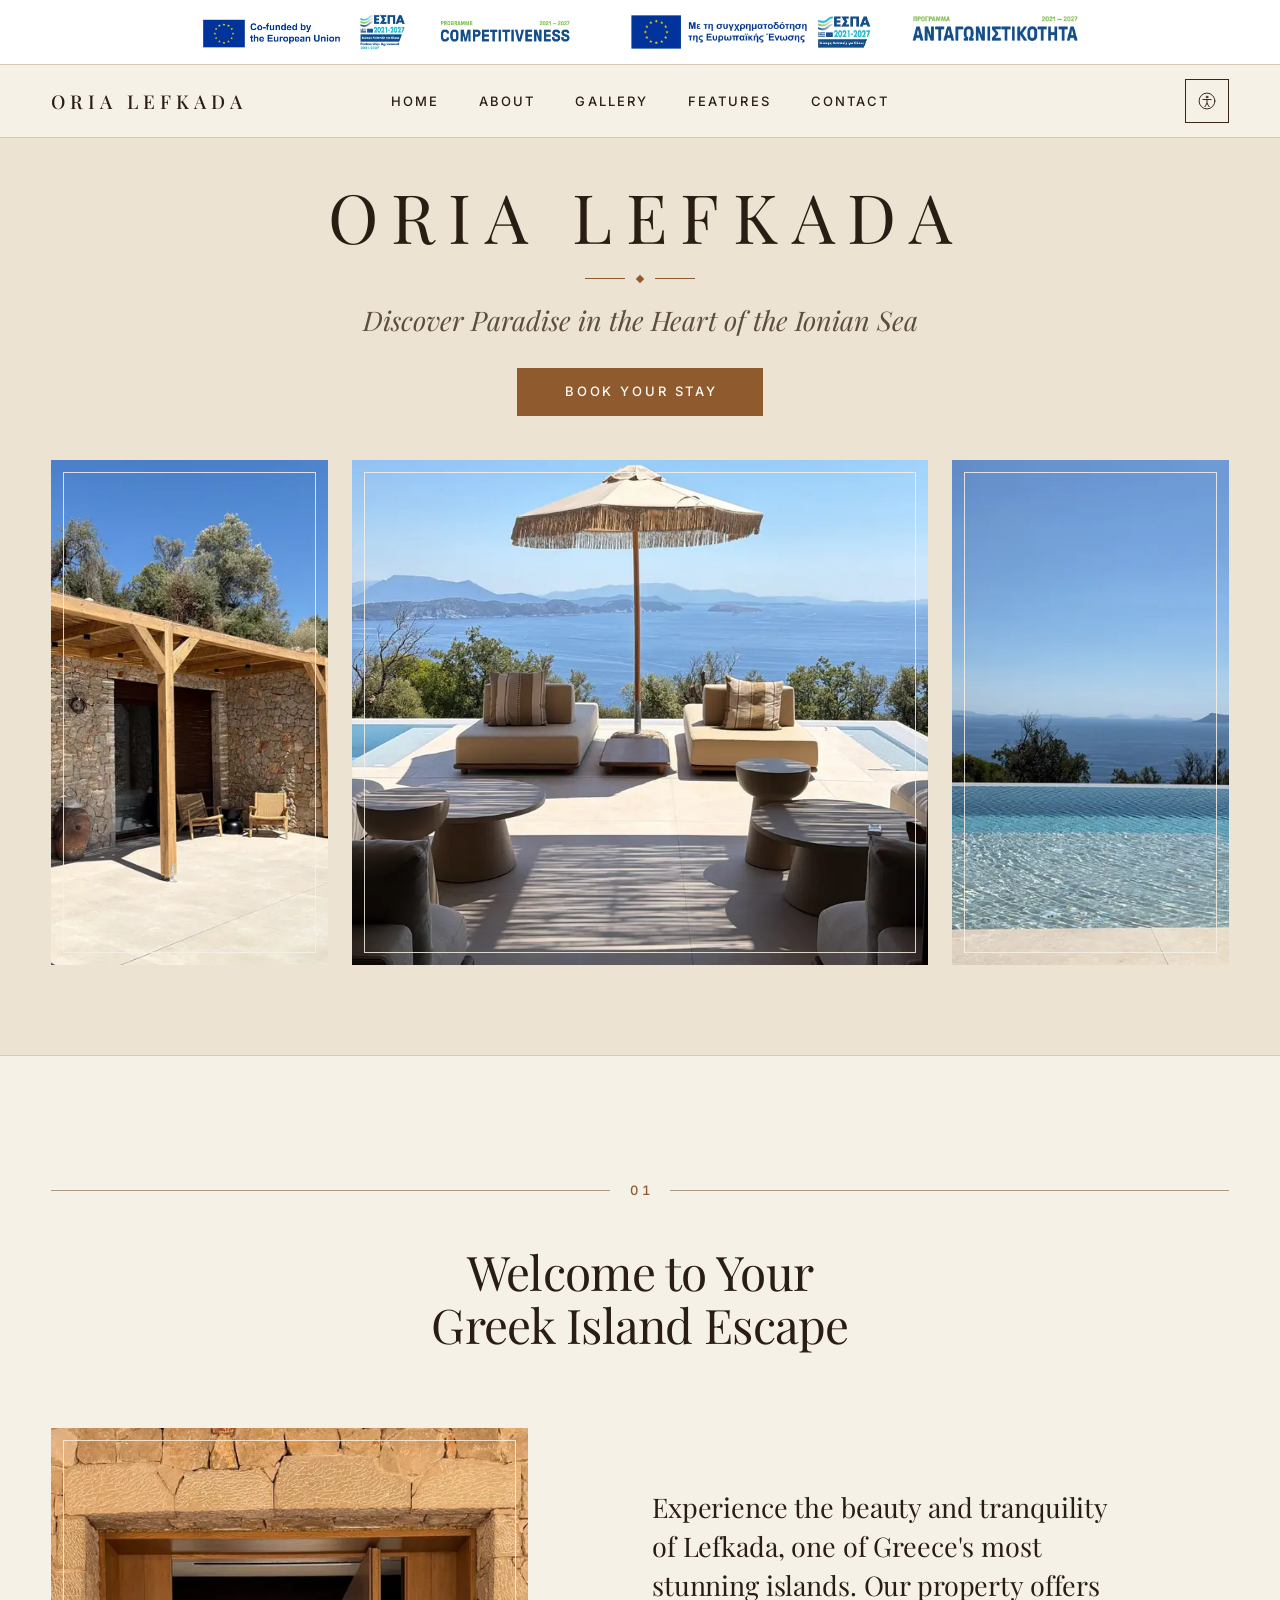
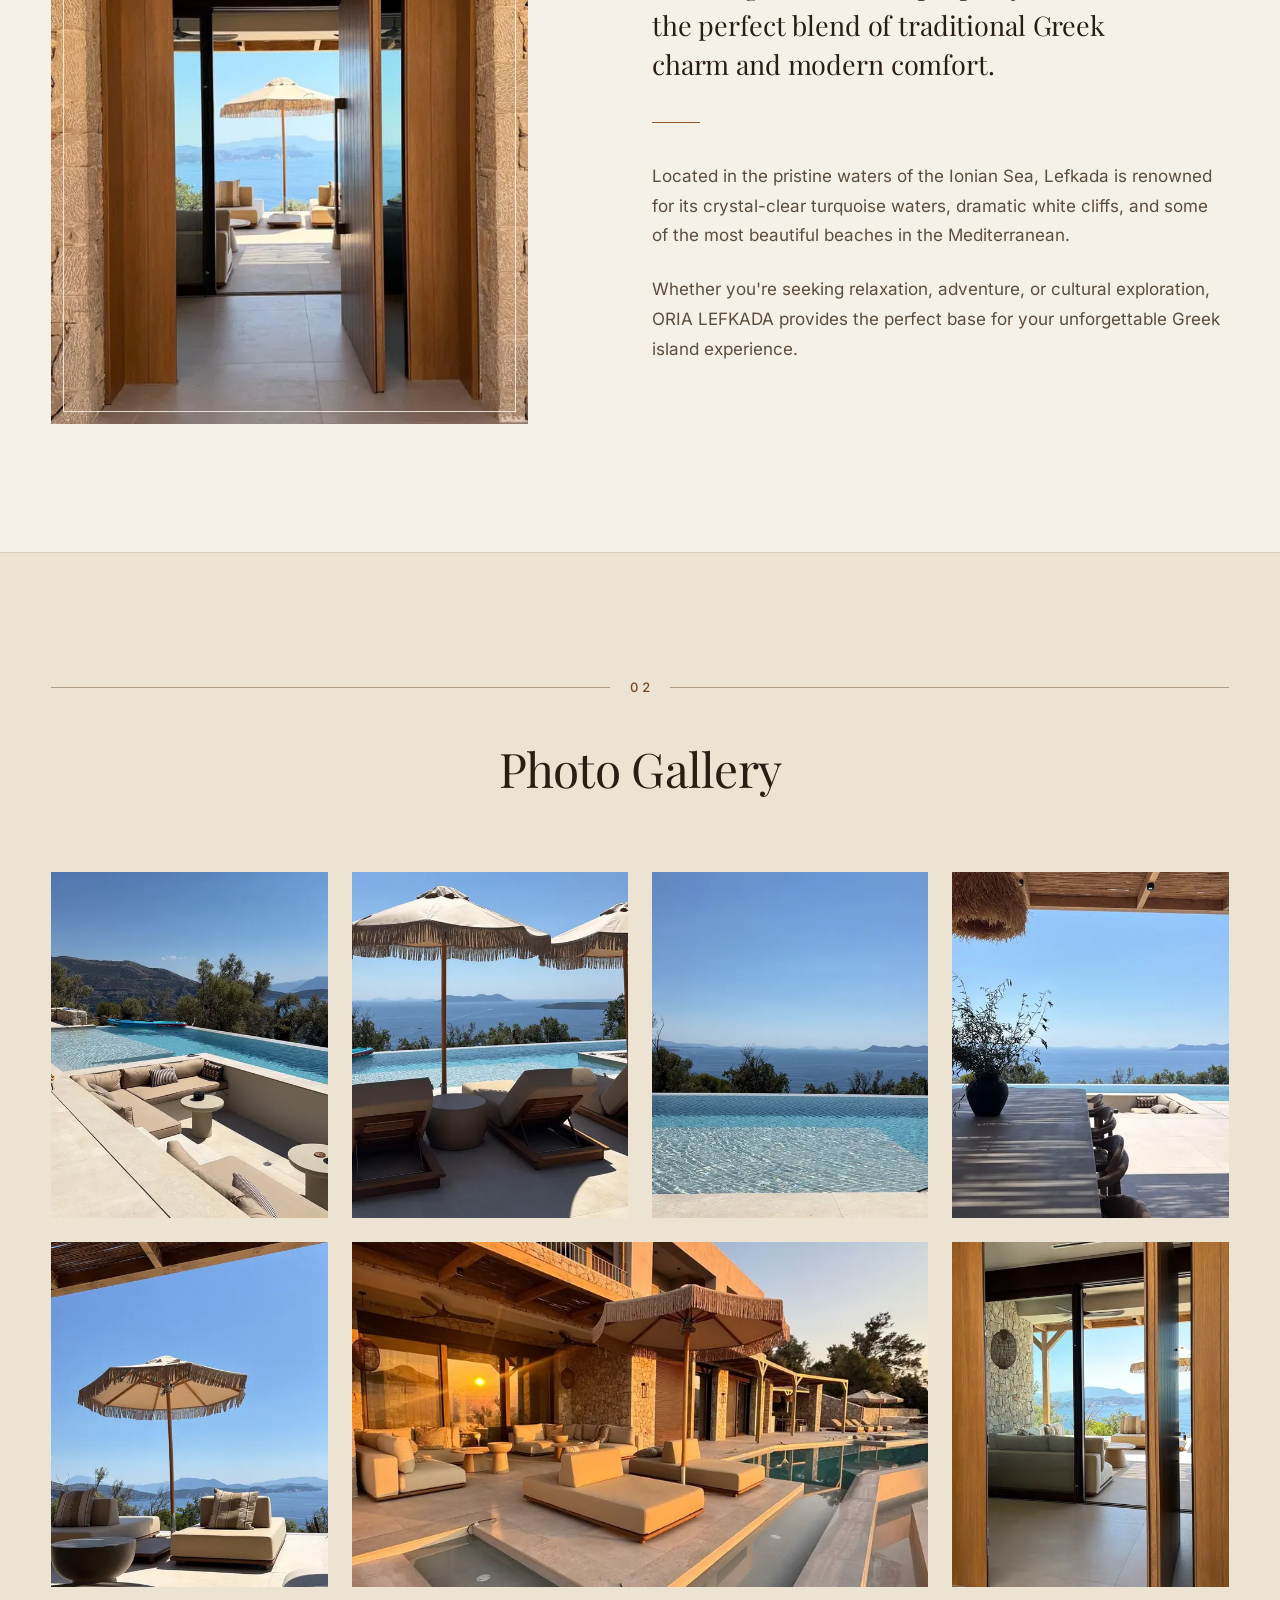
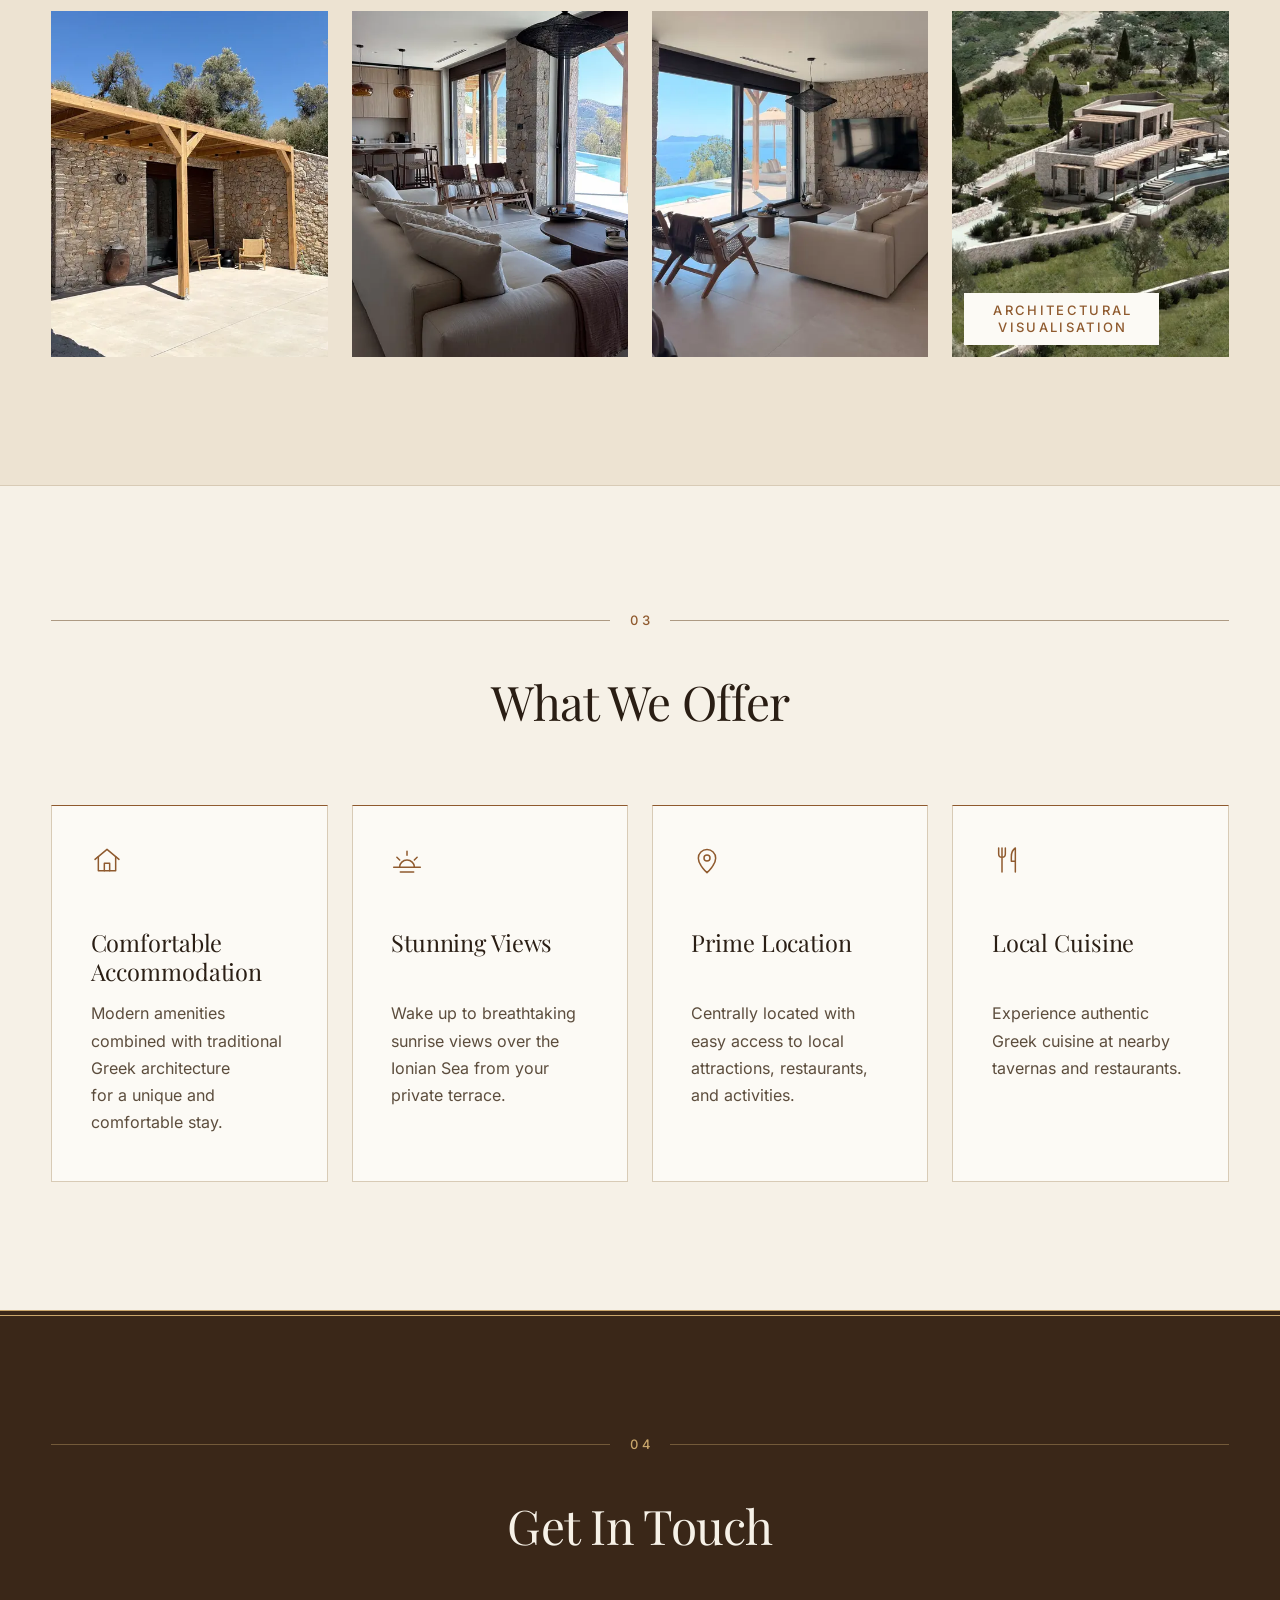
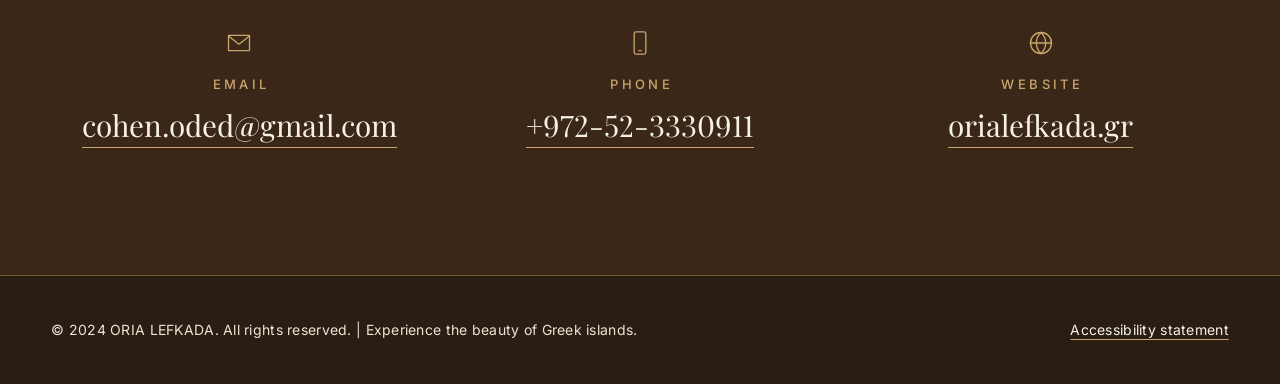
<file: index.html>
<!DOCTYPE html>
<html lang="en">
<head>
    <meta charset="UTF-8">
    <meta name="viewport" content="width=device-width, initial-scale=1">
    <title>ORIA LEFKADA - Your Dream Greek Island Getaway</title>
    <meta name="description" content="Experience the beauty and tranquility of Lefkada, one of Greece's most stunning islands. Our property offers the perfect blend of traditional Greek charm and modern comfort.">
    <link rel="canonical" href="https://www.orialefkada.gr/">
    <meta name="color-scheme" content="light">
    <meta name="theme-color" content="#F6F1E7">

    <meta property="og:type" content="website">
    <meta property="og:url" content="https://www.orialefkada.gr/">
    <meta property="og:title" content="ORIA LEFKADA - Your Dream Greek Island Getaway">
    <meta property="og:description" content="Discover Paradise in the Heart of the Ionian Sea">
    <meta property="og:image" content="https://www.orialefkada.gr/images/villa-pool-terrace-sunset-1200.jpg">
    <meta property="og:image:alt" content="Two-storey stone villa at sunset with a covered lounge, daybeds under a fringed parasol and the pool terrace.">

    <link rel="icon" href="favicon.svg" type="image/svg+xml">
    <link rel="preload" href="fonts/playfair-display-latin.woff2" as="font" type="font/woff2" crossorigin>
    <link rel="preload" href="fonts/inter-latin.woff2" as="font" type="font/woff2" crossorigin>
    <link rel="stylesheet" href="css/styles.css">

    <!-- Runs before first paint: marks JS as available and restores saved accessibility options. -->
    <script>
        (function (root) {
            root.classList.add('js');
            try {
                var saved = JSON.parse(localStorage.getItem('oria-a11y') || '{}');
                ['text', 'contrast', 'underline', 'motion'].forEach(function (key) {
                    if (saved[key] === true) { root.classList.add('a11y-' + key); }
                });
            } catch (e) { /* storage unavailable: defaults apply */ }
        })(document.documentElement);
    </script>
</head>
<body>
    <a class="skip-link" href="#main">Skip to main content</a>

    <!--
        EU FUNDING BANNER — required by the ESPA 2021-2027 publicity rules for the villa's grant
        (Competitiveness 2021-2027). It must stay on the home page, visible WITHOUT SCROLLING on
        phones as well as computers: do not move it further down the page. Each banner opens its
        project poster, as the programme consultant instructed. Assets: images/espa-banner-*.webp/png,
        docs/espa-poster-*.pdf.
    -->
    <aside class="funding-strip" aria-label="EU funding">
        <div class="container funding-strip__inner">
            <a class="funding-strip__link" href="docs/espa-poster-en.pdf" type="application/pdf" hreflang="en">
                <picture>
                    <source type="image/webp" srcset="images/espa-banner-en.webp">
                    <img src="images/espa-banner-en.png" width="1401" height="177" decoding="async"
                         alt="Co-funded by the European Union, Partnership Agreement 2021–2027, Competitiveness Programme 2021–2027. Project poster in English (PDF, 700 KB)">
                </picture>
            </a>
            <a class="funding-strip__link" href="docs/espa-poster-el.pdf" type="application/pdf" hreflang="el" lang="el">
                <picture>
                    <source type="image/webp" srcset="images/espa-banner-el.webp">
                    <img src="images/espa-banner-el.png" width="1401" height="146" decoding="async"
                         alt="Με τη συγχρηματοδότηση της Ευρωπαϊκής Ένωσης, ΕΣΠΑ 2021-2027, Πρόγραμμα «Ανταγωνιστικότητα 2021-2027». Αφίσα του έργου στα ελληνικά (PDF, 1,9 MB)">
                </picture>
            </a>
        </div>
    </aside>

    <!-- Header -->
    <header class="site-header">
        <div class="container site-header__inner">
            <div class="site-header__brand">
                <a class="wordmark" href="#home">ORIA LEFKADA</a>
            </div>

            <nav class="site-nav" aria-label="Primary">
                <button type="button" class="header-button nav-toggle" id="nav-toggle" aria-expanded="false" aria-controls="primary-menu">
                    <span class="nav-toggle__label">Menu</span>
                    <span class="nav-toggle__icon" aria-hidden="true"><span></span><span></span></span>
                </button>
                <ul class="nav-menu" id="primary-menu">
                    <li><a href="#home">Home</a></li>
                    <li><a href="#about">About</a></li>
                    <li><a href="#gallery">Gallery</a></li>
                    <li><a href="#features">Features</a></li>
                    <li><a href="#contact">Contact</a></li>
                </ul>
            </nav>

            <!-- Accessibility options -->
            <div class="site-header__tools">
                <button type="button" class="header-button a11y-toggle" id="a11y-toggle" aria-expanded="false" aria-controls="a11y-panel">
                    <svg class="icon" viewBox="0 0 24 24" aria-hidden="true" focusable="false">
                        <circle cx="12" cy="12" r="9.5"/>
                        <circle cx="12" cy="7.25" r="1.1"/>
                        <path d="M7 10.25h10M12 10.25v4.5M12 14.75l-2.5 4M12 14.75l2.5 4"/>
                    </svg>
                    <span class="a11y-toggle__label">Accessibility</span>
                </button>
                <div class="a11y-panel" id="a11y-panel" role="group" aria-labelledby="a11y-panel-title" hidden>
                    <p class="a11y-panel__title" id="a11y-panel-title">Accessibility options</p>
                    <ul class="a11y-options" role="list">
                        <li><button type="button" class="a11y-option" data-a11y="text" aria-pressed="false">Larger text <span class="a11y-option__state" aria-hidden="true">Off</span></button></li>
                        <li><button type="button" class="a11y-option" data-a11y="contrast" aria-pressed="false">High contrast <span class="a11y-option__state" aria-hidden="true">Off</span></button></li>
                        <li><button type="button" class="a11y-option" data-a11y="underline" aria-pressed="false">Underline links <span class="a11y-option__state" aria-hidden="true">Off</span></button></li>
                        <li><button type="button" class="a11y-option" data-a11y="motion" aria-pressed="false">Stop animations <span class="a11y-option__state" aria-hidden="true">Off</span></button></li>
                    </ul>
                    <div class="a11y-panel__foot">
                        <button type="button" class="a11y-reset" id="a11y-reset">Reset all</button>
                        <a href="accessibility.html">Accessibility statement</a>
                    </div>
                </div>
            </div>
        </div>
    </header>

    <main id="main" tabindex="-1">

        <!-- Hero Section: centred title block above a triptych of three tall photographs -->
        <section id="home" class="hero" aria-labelledby="hero-title">
            <div class="container">
                <div class="hero__intro">
                    <h1 class="hero__title" id="hero-title">ORIA LEFKADA</h1>
                    <div class="ornament" aria-hidden="true"><span></span></div>
                    <p class="hero__tagline">Discover Paradise in the Heart of the Ionian Sea</p>
                    <a href="#contact" class="button">Book Your Stay</a>
                </div>

                <div class="hero__triptych">
                    <div class="hero__panel hero__panel--stone">
                        <picture>
                            <source type="image/webp"
                                    srcset="images/stone-wing-pergola-seating-480.webp 480w, images/stone-wing-pergola-seating-800.webp 800w"
                                    sizes="(min-width: 85em) 28rem, (min-width: 36em) 34vw, 50vw">
                            <img src="images/stone-wing-pergola-seating-800.jpg"
                                 srcset="images/stone-wing-pergola-seating-480.jpg 480w, images/stone-wing-pergola-seating-800.jpg 800w"
                                 sizes="(min-width: 85em) 28rem, (min-width: 36em) 34vw, 50vw"
                                 width="480" height="600" decoding="async"
                                 alt="Stone-walled wing with a timber pergola and two woven armchairs, olive trees behind.">
                        </picture>
                    </div>
                    <div class="hero__panel hero__panel--main">
                        <picture>
                            <source type="image/webp"
                                    srcset="images/terrace-daybeds-sea-view-480.webp 480w, images/terrace-daybeds-sea-view-800.webp 800w, images/terrace-daybeds-sea-view-1152.webp 1152w"
                                    sizes="(min-width: 85em) 40rem, (min-width: 48em) 50vw, 50vw">
                            <img src="images/terrace-daybeds-sea-view-800.jpg"
                                 srcset="images/terrace-daybeds-sea-view-480.jpg 480w, images/terrace-daybeds-sea-view-800.jpg 800w, images/terrace-daybeds-sea-view-1152.jpg 1152w"
                                 sizes="(min-width: 85em) 40rem, (min-width: 48em) 50vw, 50vw"
                                 width="1152" height="1536" fetchpriority="high" decoding="async"
                                 alt="View from the covered terrace across two daybeds and a fringed parasol to the infinity pool, the sea and distant islands.">
                        </picture>
                    </div>
                    <div class="hero__panel hero__panel--sea">
                        <picture>
                            <source type="image/webp"
                                    srcset="images/infinity-pool-edge-sea-480.webp 480w, images/infinity-pool-edge-sea-800.webp 800w"
                                    sizes="(min-width: 85em) 28rem, (min-width: 36em) 34vw, 100vw">
                            <img src="images/infinity-pool-edge-sea-800.jpg"
                                 srcset="images/infinity-pool-edge-sea-480.jpg 480w, images/infinity-pool-edge-sea-800.jpg 800w"
                                 sizes="(min-width: 85em) 28rem, (min-width: 36em) 34vw, 100vw"
                                 width="480" height="601" decoding="async"
                                 alt="Infinity pool edge merging with the blue sea and hazy islands under a clear sky.">
                        </picture>
                    </div>
                </div>
            </div>
        </section>

        <!-- About Section -->
        <section id="about" class="section about" aria-labelledby="about-title">
            <div class="container">
                <div class="section-head">
                    <span class="section-head__index" aria-hidden="true"><span class="section-head__num">01</span></span>
                    <h2 class="section-title" id="about-title">Welcome to Your Greek Island Escape</h2>
                </div>
                <div class="about__grid">
                    <div class="about__media">
                        <picture>
                            <source type="image/webp"
                                    srcset="images/entrance-door-sea-view-600.webp 600w, images/entrance-door-sea-view-900.webp 900w"
                                    sizes="(min-width: 85em) 33rem, (min-width: 56em) 40vw, 92vw">
                            <img src="images/entrance-door-sea-view-600.jpg"
                                 srcset="images/entrance-door-sea-view-600.jpg 600w, images/entrance-door-sea-view-900.jpg 900w"
                                 sizes="(min-width: 85em) 33rem, (min-width: 56em) 40vw, 92vw"
                                 width="900" height="1125" loading="lazy" decoding="async"
                                 alt="Stone entrance with a tall timber door standing ajar, framing a view straight through the villa to a parasol and the sea.">
                        </picture>
                    </div>
                    <div class="about__text">
                        <p class="lead">Experience the beauty and tranquility of Lefkada, one of Greece's most stunning islands. Our property offers the perfect blend of traditional Greek charm and modern comfort.</p>
                        <p>Located in the pristine waters of the Ionian Sea, Lefkada is renowned for its crystal-clear turquoise waters, dramatic white cliffs, and some of the most beautiful beaches in the Mediterranean.</p>
                        <p>Whether you're seeking relaxation, adventure, or cultural exploration, ORIA LEFKADA provides the perfect base for your unforgettable Greek island experience.</p>
                    </div>
                </div>
            </div>
        </section>

        <!-- Gallery Section -->
        <section id="gallery" class="section gallery" aria-labelledby="gallery-title">
            <div class="container">
                <div class="section-head">
                    <span class="section-head__index" aria-hidden="true"><span class="section-head__num">02</span></span>
                    <h2 class="section-title" id="gallery-title">Photo Gallery</h2>
                </div>
                <!-- Each tile links to the full photo; js/main.js upgrades the links to open an in-page viewer. -->
                <ul class="gallery-grid" role="list" id="gallery-list">
                    <li class="tile">
                        <a class="tile__link" href="images/sunken-lounge-infinity-pool-full.jpg" data-width="1117" data-height="1843">
                            <span class="visually-hidden">View larger photo: </span>
                            <picture>
                                <source type="image/webp" srcset="images/sunken-lounge-infinity-pool-480.webp 480w, images/sunken-lounge-infinity-pool-800.webp 800w" sizes="(min-width: 85em) 20rem, (min-width: 64em) 25vw, (min-width: 48em) 33vw, 50vw">
                                <img src="images/sunken-lounge-infinity-pool-480.jpg" srcset="images/sunken-lounge-infinity-pool-480.jpg 480w, images/sunken-lounge-infinity-pool-800.jpg 800w" sizes="(min-width: 85em) 20rem, (min-width: 64em) 25vw, (min-width: 48em) 33vw, 50vw"
                                     width="480" height="600" loading="lazy" decoding="async"
                                     alt="Sunken lounge with cushioned seating set into the infinity pool, overlooking olive trees, hills and the sea.">
                            </picture>
                        </a>
                    </li>
                    <li class="tile">
                        <a class="tile__link" href="images/sun-loungers-infinity-pool-full.jpg" data-width="1014" data-height="1741">
                            <span class="visually-hidden">View larger photo: </span>
                            <picture>
                                <source type="image/webp" srcset="images/sun-loungers-infinity-pool-480.webp 480w, images/sun-loungers-infinity-pool-800.webp 800w" sizes="(min-width: 85em) 20rem, (min-width: 64em) 25vw, (min-width: 48em) 33vw, 50vw">
                                <img src="images/sun-loungers-infinity-pool-480.jpg" srcset="images/sun-loungers-infinity-pool-480.jpg 480w, images/sun-loungers-infinity-pool-800.jpg 800w" sizes="(min-width: 85em) 20rem, (min-width: 64em) 25vw, (min-width: 48em) 33vw, 50vw"
                                     width="480" height="600" loading="lazy" decoding="async"
                                     alt="Sun loungers under fringed parasols beside the infinity pool, facing the open sea and distant islands.">
                            </picture>
                        </a>
                    </li>
                    <li class="tile">
                        <a class="tile__link" href="images/infinity-pool-edge-sea-full.jpg" data-width="1071" data-height="1741">
                            <span class="visually-hidden">View larger photo: </span>
                            <picture>
                                <source type="image/webp" srcset="images/infinity-pool-edge-sea-480.webp 480w, images/infinity-pool-edge-sea-800.webp 800w" sizes="(min-width: 85em) 20rem, (min-width: 64em) 25vw, (min-width: 48em) 33vw, 50vw">
                                <img src="images/infinity-pool-edge-sea-480.jpg" srcset="images/infinity-pool-edge-sea-480.jpg 480w, images/infinity-pool-edge-sea-800.jpg 800w" sizes="(min-width: 85em) 20rem, (min-width: 64em) 25vw, (min-width: 48em) 33vw, 50vw"
                                     width="480" height="601" loading="lazy" decoding="async"
                                     alt="Infinity pool edge merging with the blue sea and hazy islands under a clear sky.">
                            </picture>
                        </a>
                    </li>
                    <li class="tile">
                        <a class="tile__link" href="images/outdoor-dining-pergola-sea-view-full.jpg" data-width="900" data-height="1600">
                            <span class="visually-hidden">View larger photo: </span>
                            <picture>
                                <source type="image/webp" srcset="images/outdoor-dining-pergola-sea-view-480.webp 480w, images/outdoor-dining-pergola-sea-view-800.webp 800w" sizes="(min-width: 85em) 20rem, (min-width: 64em) 25vw, (min-width: 48em) 33vw, 50vw">
                                <img src="images/outdoor-dining-pergola-sea-view-480.jpg" srcset="images/outdoor-dining-pergola-sea-view-480.jpg 480w, images/outdoor-dining-pergola-sea-view-800.jpg 800w" sizes="(min-width: 85em) 20rem, (min-width: 64em) 25vw, (min-width: 48em) 33vw, 50vw"
                                     width="480" height="600" loading="lazy" decoding="async"
                                     alt="Shaded outdoor dining table with carved wooden chairs under a reed pergola, looking across the pool to the sea.">
                            </picture>
                        </a>
                    </li>
                    <li class="tile">
                        <a class="tile__link" href="images/daybeds-parasol-island-view-full.jpg" data-width="1152" data-height="1679">
                            <span class="visually-hidden">View larger photo: </span>
                            <picture>
                                <source type="image/webp" srcset="images/daybeds-parasol-island-view-480.webp 480w, images/daybeds-parasol-island-view-800.webp 800w" sizes="(min-width: 85em) 20rem, (min-width: 64em) 25vw, (min-width: 48em) 33vw, 50vw">
                                <img src="images/daybeds-parasol-island-view-480.jpg" srcset="images/daybeds-parasol-island-view-480.jpg 480w, images/daybeds-parasol-island-view-800.jpg 800w" sizes="(min-width: 85em) 20rem, (min-width: 64em) 25vw, (min-width: 48em) 33vw, 50vw"
                                     width="480" height="600" loading="lazy" decoding="async"
                                     alt="Daybeds with striped cushions under a fringed parasol, overlooking a bay, islands and distant mountains.">
                            </picture>
                        </a>
                    </li>
                    <!-- The one landscape photograph: double width on the 4-column grid, a portrait crop below that. -->
                    <li class="tile tile--sunset">
                        <a class="tile__link" href="images/villa-pool-terrace-sunset-full.jpg" data-width="1600" data-height="1000">
                            <span class="visually-hidden">View larger photo: </span>
                            <picture>
                                <source type="image/webp" srcset="images/villa-pool-terrace-sunset-800.webp 800w, images/villa-pool-terrace-sunset-1200.webp 1200w, images/villa-pool-terrace-sunset-1600.webp 1600w" sizes="(min-width: 85em) 41rem, (min-width: 64em) 50vw, (min-width: 48em) 66vw, 100vw">
                                <img src="images/villa-pool-terrace-sunset-800.jpg" srcset="images/villa-pool-terrace-sunset-800.jpg 800w, images/villa-pool-terrace-sunset-1200.jpg 1200w, images/villa-pool-terrace-sunset-1600.jpg 1600w" sizes="(min-width: 85em) 41rem, (min-width: 64em) 50vw, (min-width: 48em) 66vw, 100vw"
                                     width="800" height="500" loading="lazy" decoding="async"
                                     alt="Two-storey stone villa at sunset with a covered lounge, daybeds under a fringed parasol and the pool terrace.">
                            </picture>
                        </a>
                    </li>
                    <li class="tile">
                        <a class="tile__link" href="images/front-door-terrace-view-full.jpg" data-width="1152" data-height="2048">
                            <span class="visually-hidden">View larger photo: </span>
                            <picture>
                                <source type="image/webp" srcset="images/front-door-terrace-view-480.webp 480w, images/front-door-terrace-view-800.webp 800w" sizes="(min-width: 85em) 20rem, (min-width: 64em) 25vw, (min-width: 48em) 33vw, 50vw">
                                <img src="images/front-door-terrace-view-480.jpg" srcset="images/front-door-terrace-view-480.jpg 480w, images/front-door-terrace-view-800.jpg 800w" sizes="(min-width: 85em) 20rem, (min-width: 64em) 25vw, (min-width: 48em) 33vw, 50vw"
                                     width="480" height="600" loading="lazy" decoding="async"
                                     alt="Open timber front door revealing the covered terrace lounge, a woven lantern and the sea beyond.">
                            </picture>
                        </a>
                    </li>
                    <li class="tile">
                        <a class="tile__link" href="images/stone-wing-pergola-seating-full.jpg" data-width="1152" data-height="1639">
                            <span class="visually-hidden">View larger photo: </span>
                            <picture>
                                <source type="image/webp" srcset="images/stone-wing-pergola-seating-480.webp 480w, images/stone-wing-pergola-seating-800.webp 800w" sizes="(min-width: 85em) 20rem, (min-width: 64em) 25vw, (min-width: 48em) 33vw, 50vw">
                                <img src="images/stone-wing-pergola-seating-480.jpg" srcset="images/stone-wing-pergola-seating-480.jpg 480w, images/stone-wing-pergola-seating-800.jpg 800w" sizes="(min-width: 85em) 20rem, (min-width: 64em) 25vw, (min-width: 48em) 33vw, 50vw"
                                     width="480" height="600" loading="lazy" decoding="async"
                                     alt="Stone-walled wing with a timber pergola and two woven armchairs, olive trees behind.">
                            </picture>
                        </a>
                    </li>
                    <li class="tile">
                        <a class="tile__link" href="images/living-room-kitchen-pool-view-full.jpg" data-width="1152" data-height="1843">
                            <span class="visually-hidden">View larger photo: </span>
                            <picture>
                                <source type="image/webp" srcset="images/living-room-kitchen-pool-view-480.webp 480w, images/living-room-kitchen-pool-view-800.webp 800w" sizes="(min-width: 85em) 20rem, (min-width: 64em) 25vw, (min-width: 48em) 33vw, 50vw">
                                <img src="images/living-room-kitchen-pool-view-480.jpg" srcset="images/living-room-kitchen-pool-view-480.jpg 480w, images/living-room-kitchen-pool-view-800.jpg 800w" sizes="(min-width: 85em) 20rem, (min-width: 64em) 25vw, (min-width: 48em) 33vw, 50vw"
                                     width="480" height="600" loading="lazy" decoding="async"
                                     alt="Open-plan living room with a cream sofa, woven armchairs and a stone column, the kitchen behind and the pool outside.">
                            </picture>
                        </a>
                    </li>
                    <li class="tile">
                        <a class="tile__link" href="images/living-room-tv-sea-view-full.jpg" data-width="1152" data-height="1536">
                            <span class="visually-hidden">View larger photo: </span>
                            <picture>
                                <source type="image/webp" srcset="images/living-room-tv-sea-view-480.webp 480w, images/living-room-tv-sea-view-800.webp 800w" sizes="(min-width: 85em) 20rem, (min-width: 64em) 25vw, (min-width: 48em) 33vw, 50vw">
                                <img src="images/living-room-tv-sea-view-480.jpg" srcset="images/living-room-tv-sea-view-480.jpg 480w, images/living-room-tv-sea-view-800.jpg 800w" sizes="(min-width: 85em) 20rem, (min-width: 64em) 25vw, (min-width: 48em) 33vw, 50vw"
                                     width="480" height="600" loading="lazy" decoding="async"
                                     alt="Living room with a cream sofa, a wall-mounted TV on a stone wall and sliding glass doors to the pool and sea.">
                            </picture>
                        </a>
                    </li>
                    <!-- The 3D render closes the grid: double width on 2 and 3 columns, a single cell on 4 columns. -->
                    <li class="tile tile--render">
                        <a class="tile__link" href="images/villa-aerial-visualisation-full.jpg" data-width="1600" data-height="1000">
                            <span class="visually-hidden">View larger image: </span>
                            <picture>
                                <source type="image/webp" srcset="images/villa-aerial-visualisation-800.webp 800w, images/villa-aerial-visualisation-1200.webp 1200w, images/villa-aerial-visualisation-1600.webp 1600w" sizes="(min-width: 85em) 38rem, (min-width: 64em) 48vw, (min-width: 48em) 66vw, 100vw">
                                <img src="images/villa-aerial-visualisation-800.jpg" srcset="images/villa-aerial-visualisation-800.jpg 800w, images/villa-aerial-visualisation-1200.jpg 1200w, images/villa-aerial-visualisation-1600.jpg 1600w" sizes="(min-width: 85em) 38rem, (min-width: 64em) 48vw, (min-width: 48em) 66vw, 100vw"
                                     width="800" height="500" loading="lazy" decoding="async"
                                     alt="Computer-generated aerial view of the villa on its terraced hillside plot, with a pergola-covered carport, stone retaining walls, olive and cypress trees, and the pool terrace.">
                            </picture>
                            <span class="tile__tag">Architectural visualisation</span>
                        </a>
                    </li>
                </ul>
            </div>
        </section>

        <!-- Features Section -->
        <section id="features" class="section features" aria-labelledby="features-title">
            <div class="container">
                <div class="section-head">
                    <span class="section-head__index" aria-hidden="true"><span class="section-head__num">03</span></span>
                    <h2 class="section-title" id="features-title">What We Offer</h2>
                </div>
                <ul class="offer-grid" role="list">
                    <li class="offer">
                        <svg class="icon" viewBox="0 0 24 24" aria-hidden="true" focusable="false">
                            <path d="M3 11.5 12 4l9 7.5"/>
                            <path d="M5.5 9.5V20h13V9.5"/>
                            <path d="M10 20v-5.5h4V20"/>
                        </svg>
                        <h3>Comfortable Accommodation</h3>
                        <p>Modern amenities combined with traditional Greek architecture for a unique and comfortable stay.</p>
                    </li>
                    <li class="offer">
                        <svg class="icon" viewBox="0 0 24 24" aria-hidden="true" focusable="false">
                            <path d="M2 17.5h20"/>
                            <path d="M6.5 17.5a5.5 5.5 0 0 1 11 0"/>
                            <path d="M12 5.5v3M4.4 9.9l2.1 2.1M19.6 9.9l-2.1 2.1"/>
                            <path d="M7 21h10"/>
                        </svg>
                        <h3>Stunning Views</h3>
                        <p>Wake up to breathtaking sunrise views over the Ionian Sea from your private terrace.</p>
                    </li>
                    <li class="offer">
                        <svg class="icon" viewBox="0 0 24 24" aria-hidden="true" focusable="false">
                            <path d="M12 21.5s-6.5-5.8-6.5-10.9a6.5 6.5 0 0 1 13 0c0 5.1-6.5 10.9-6.5 10.9z"/>
                            <circle cx="12" cy="10.5" r="2.25"/>
                        </svg>
                        <h3>Prime Location</h3>
                        <p>Centrally located with easy access to local attractions, restaurants, and activities.</p>
                    </li>
                    <li class="offer">
                        <svg class="icon" viewBox="0 0 24 24" aria-hidden="true" focusable="false">
                            <path d="M5 3v4.5a2.5 2.5 0 0 0 5 0V3M7.5 3v18"/>
                            <path d="M17.5 21V3c-2 1.3-3 3.7-3 6.5V13h3"/>
                        </svg>
                        <h3>Local Cuisine</h3>
                        <p>Experience authentic Greek cuisine at nearby tavernas and restaurants.</p>
                    </li>
                </ul>
            </div>
        </section>

        <!-- Contact Section -->
        <section id="contact" class="section contact" aria-labelledby="contact-title">
            <div class="container">
                <div class="section-head">
                    <span class="section-head__index" aria-hidden="true"><span class="section-head__num">04</span></span>
                    <h2 class="section-title" id="contact-title">Get In Touch</h2>
                </div>
                <div class="contact-grid">
                    <div class="contact-item">
                        <h3>
                            <svg class="icon" viewBox="0 0 24 24" aria-hidden="true" focusable="false">
                                <rect x="3" y="5.5" width="18" height="13"/>
                                <path d="M3.5 6.5 12 13l8.5-6.5"/>
                            </svg>
                            Email
                        </h3>
                        <p><a href="mailto:cohen.oded@gmail.com">cohen.oded@gmail.com</a></p>
                    </div>
                    <div class="contact-item">
                        <h3>
                            <svg class="icon" viewBox="0 0 24 24" aria-hidden="true" focusable="false">
                                <rect x="7" y="2.5" width="10" height="19" rx="1.5"/>
                                <path d="M11 18.5h2"/>
                            </svg>
                            Phone
                        </h3>
                        <p><a href="tel:+972523330911">+972-52-3330911</a></p>
                    </div>
                    <div class="contact-item">
                        <h3>
                            <svg class="icon" viewBox="0 0 24 24" aria-hidden="true" focusable="false">
                                <circle cx="12" cy="12" r="9"/>
                                <path d="M3 12h18"/>
                                <path d="M12 3c2.7 2.6 4 5.6 4 9s-1.3 6.4-4 9c-2.7-2.6-4-5.6-4-9s1.3-6.4 4-9z"/>
                            </svg>
                            Website
                        </h3>
                        <p><a href="https://orialefkada.gr">orialefkada.gr</a></p>
                    </div>
                </div>
            </div>
        </section>

    </main>

    <!-- Footer -->
    <footer class="site-footer">
        <div class="container site-footer__inner">
            <p>&copy; 2024 ORIA LEFKADA. All rights reserved. | Experience the beauty of Greek islands.</p>
            <a href="accessibility.html">Accessibility statement</a>
            <!--
                REGISTRATION NUMBER SLOT — Greek law requires the ΜΗ.Τ.Ε. (or ΑΜΑ) number on the website.
                Replace the label if needed and the zeros with the real number, then delete the word
                "hidden" from the tag below. Do the same in accessibility.html.
            -->
            <p class="legal-id" hidden><span lang="el">ΜΗ.Τ.Ε.</span> 0000000000000</p>
        </div>
    </footer>

    <!-- Photo viewer, opened from the gallery by js/main.js -->
    <dialog class="lightbox" id="lightbox" aria-label="Photo viewer">
        <div class="lightbox__bar">
            <p class="lightbox__count" id="lightbox-count" aria-live="polite" aria-atomic="true"></p>
            <button type="button" class="lightbox__button" id="lightbox-close">
                <svg class="icon" viewBox="0 0 24 24" aria-hidden="true" focusable="false"><path d="M5 5l14 14M19 5L5 19"/></svg>
                Close
            </button>
        </div>
        <div class="lightbox__stage" id="lightbox-stage"></div>
        <div class="lightbox__nav">
            <button type="button" class="lightbox__button" id="lightbox-prev">
                <svg class="icon" viewBox="0 0 24 24" aria-hidden="true" focusable="false"><path d="M14.5 5l-7 7 7 7"/></svg>
                Previous
            </button>
            <button type="button" class="lightbox__button" id="lightbox-next">
                Next
                <svg class="icon" viewBox="0 0 24 24" aria-hidden="true" focusable="false"><path d="M9.5 5l7 7-7 7"/></svg>
            </button>
        </div>
    </dialog>

    <script src="js/main.js" defer></script>
</body>
</html>
</file>
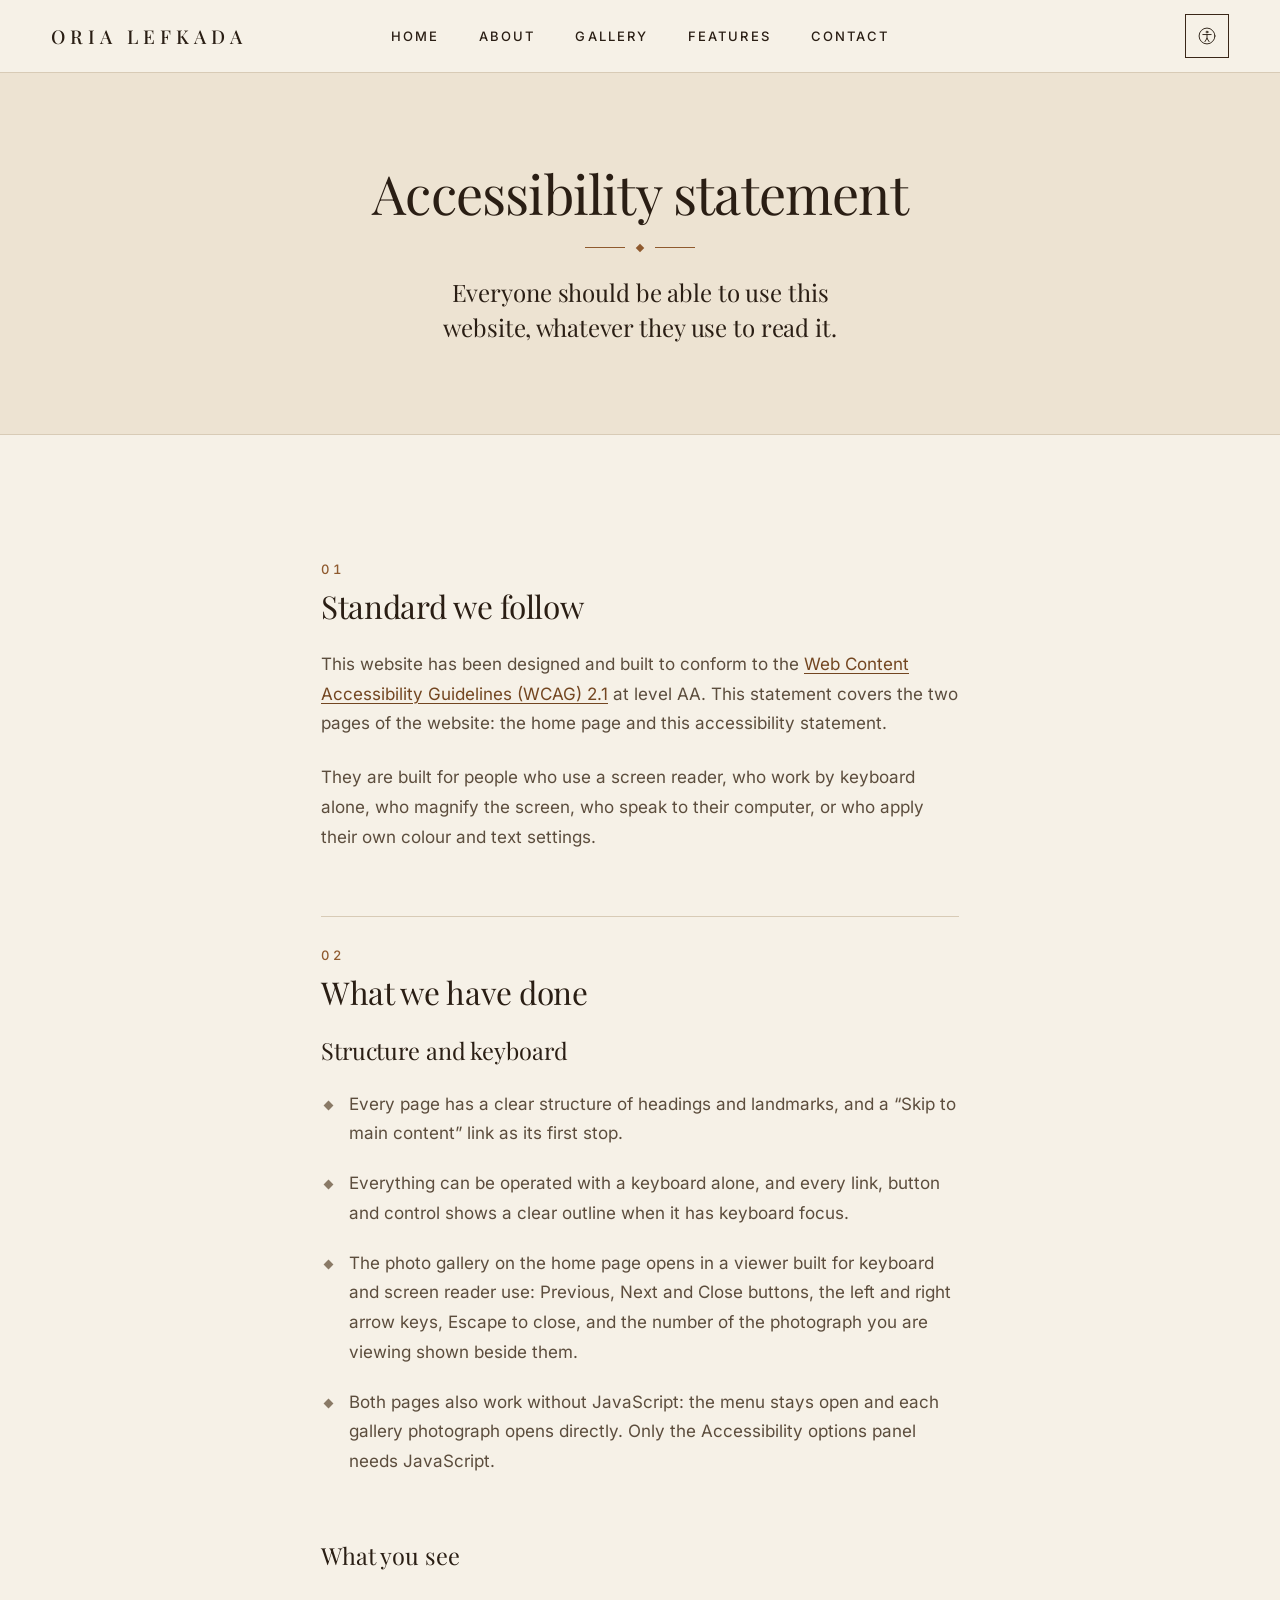
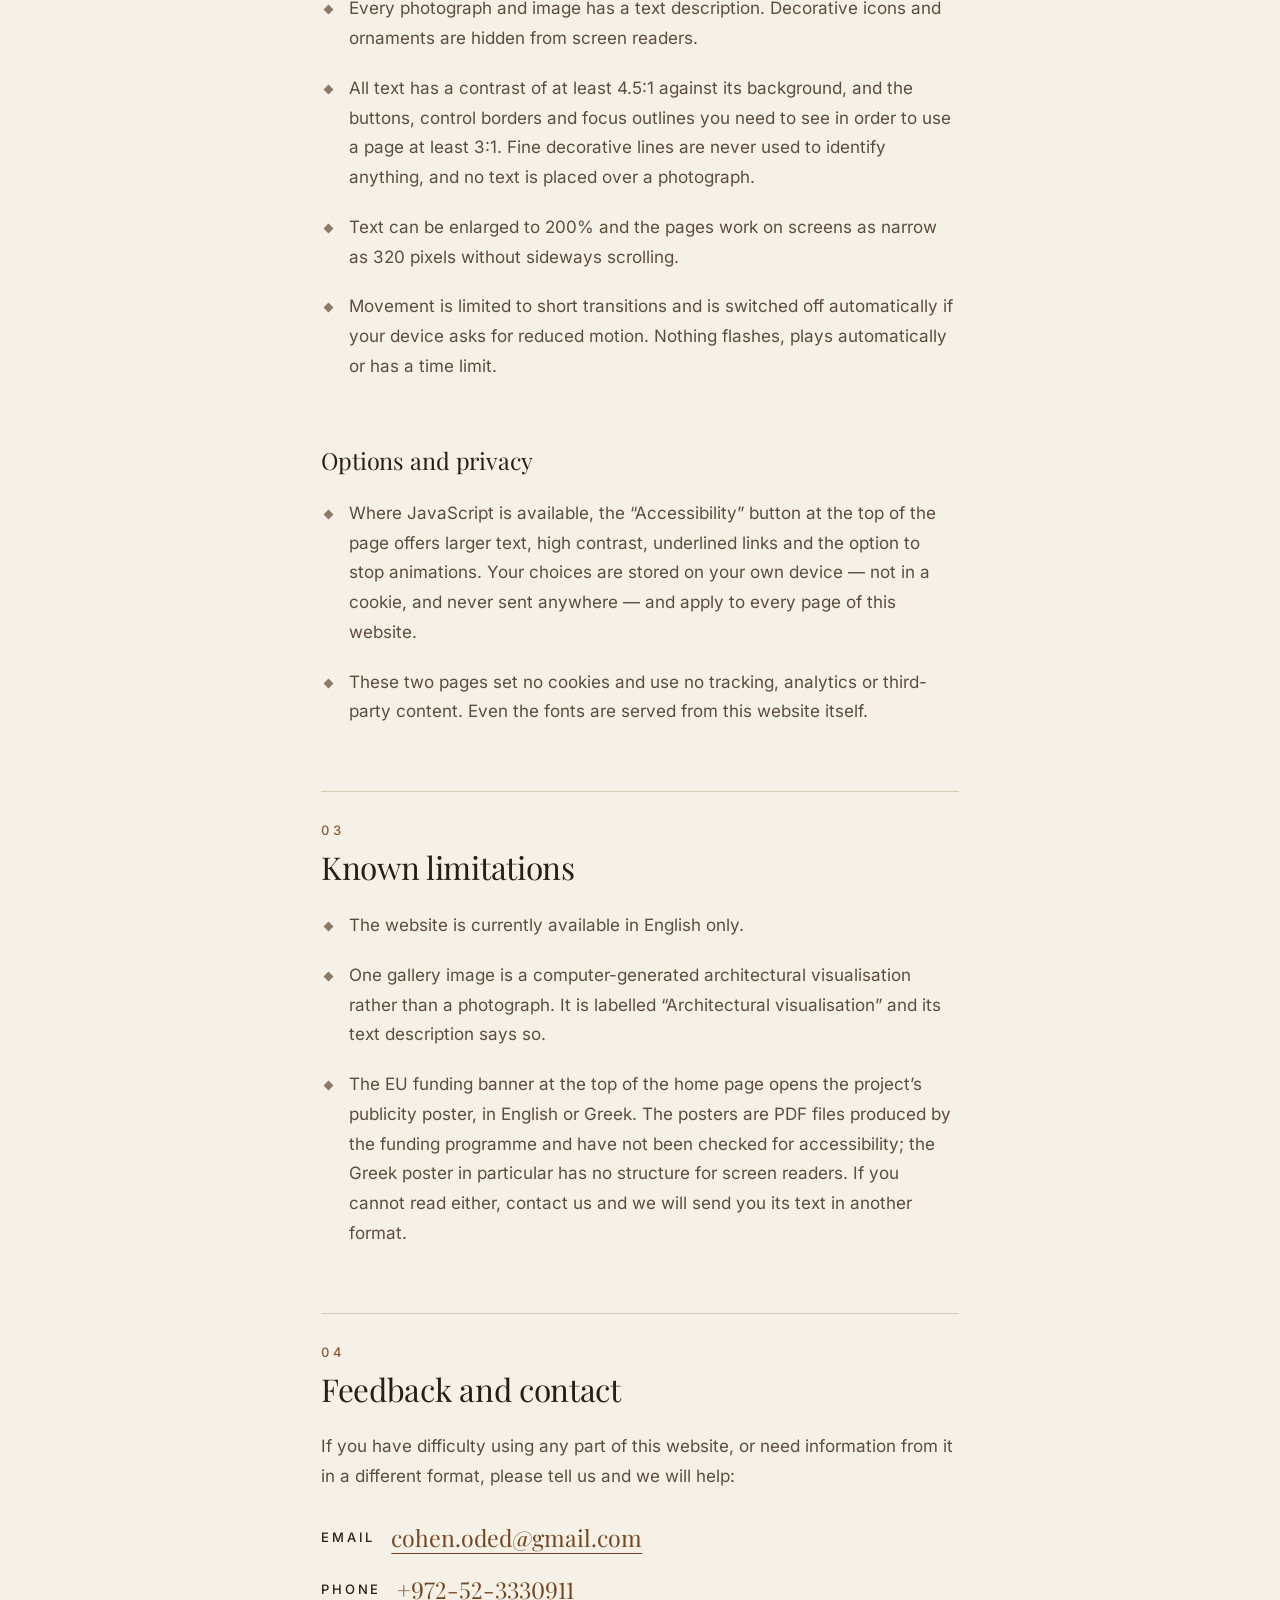
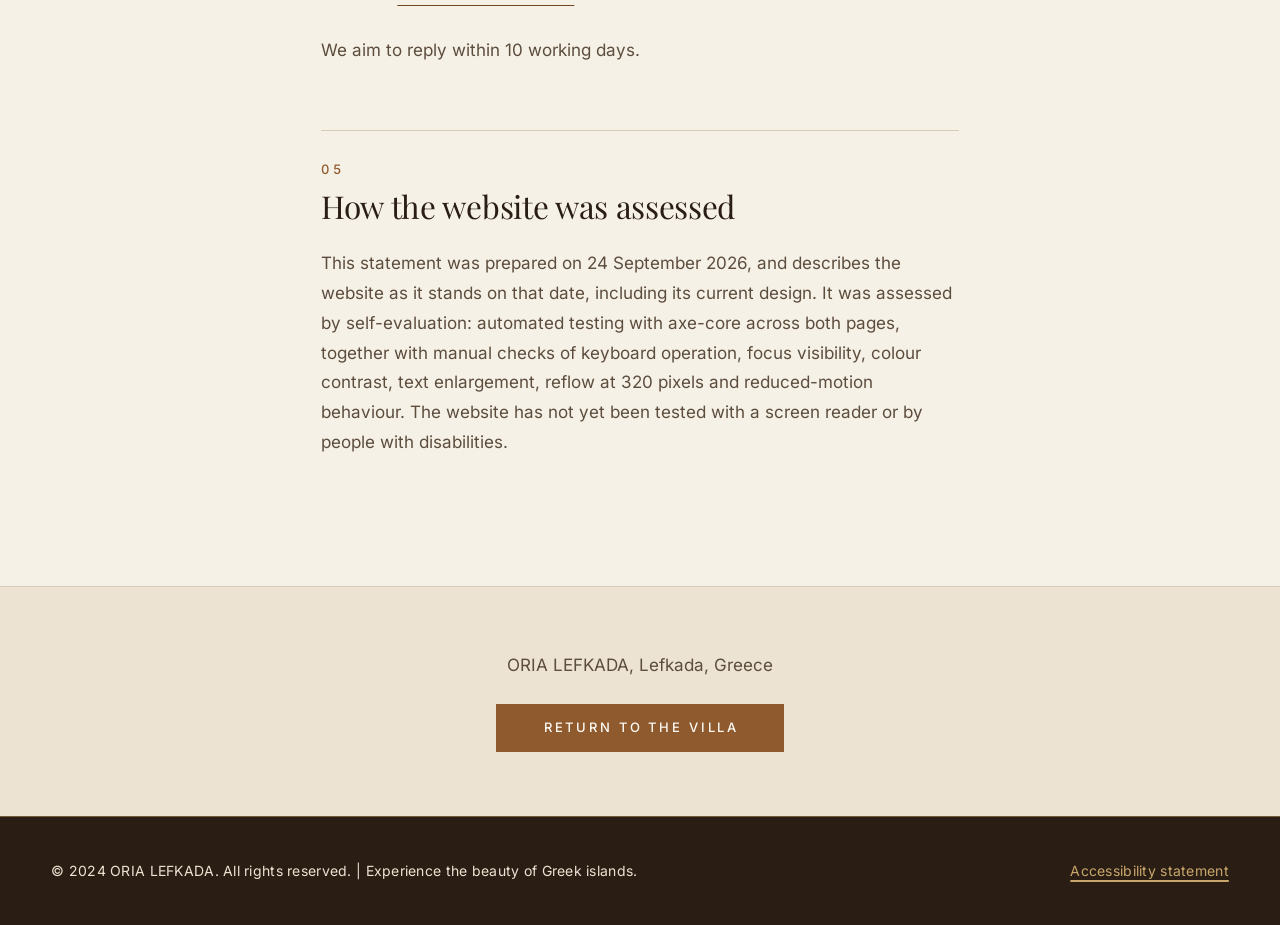
<file: accessibility.html>
<!DOCTYPE html>
<html lang="en">
<head>
    <meta charset="UTF-8">
    <meta name="viewport" content="width=device-width, initial-scale=1">
    <title>Accessibility statement - ORIA LEFKADA</title>
    <meta name="description" content="How the ORIA LEFKADA website supports visitors with disabilities, the standard it follows, and how to report a problem.">
    <link rel="canonical" href="https://www.orialefkada.gr/accessibility.html">
    <meta name="color-scheme" content="light">
    <meta name="theme-color" content="#F6F1E7">

    <meta property="og:type" content="website">
    <meta property="og:url" content="https://www.orialefkada.gr/accessibility.html">
    <meta property="og:title" content="Accessibility statement - ORIA LEFKADA">
    <meta property="og:description" content="How the ORIA LEFKADA website supports visitors with disabilities, the standard it follows, and how to report a problem.">
    <meta property="og:image" content="https://www.orialefkada.gr/images/villa-pool-terrace-sunset-1200.jpg">
    <meta property="og:image:alt" content="Two-storey stone villa at sunset with a covered lounge, daybeds under a fringed parasol and the pool terrace.">

    <link rel="icon" href="favicon.svg" type="image/svg+xml">
    <link rel="preload" href="fonts/playfair-display-latin.woff2" as="font" type="font/woff2" crossorigin>
    <link rel="preload" href="fonts/inter-latin.woff2" as="font" type="font/woff2" crossorigin>
    <link rel="stylesheet" href="css/styles.css">

    <!-- Runs before first paint: marks JS as available and restores saved accessibility options. -->
    <script>
        (function (root) {
            root.classList.add('js');
            try {
                var saved = JSON.parse(localStorage.getItem('oria-a11y') || '{}');
                ['text', 'contrast', 'underline', 'motion'].forEach(function (key) {
                    if (saved[key] === true) { root.classList.add('a11y-' + key); }
                });
            } catch (e) { /* storage unavailable: defaults apply */ }
        })(document.documentElement);
    </script>
</head>
<body>
    <a class="skip-link" href="#main">Skip to main content</a>

    <!-- Header -->
    <header class="site-header">
        <div class="container site-header__inner">
            <div class="site-header__brand">
                <a class="wordmark" href="index.html">ORIA LEFKADA</a>
            </div>

            <nav class="site-nav" aria-label="Primary">
                <button type="button" class="header-button nav-toggle" id="nav-toggle" aria-expanded="false" aria-controls="primary-menu">
                    <span class="nav-toggle__label">Menu</span>
                    <span class="nav-toggle__icon" aria-hidden="true"><span></span><span></span></span>
                </button>
                <ul class="nav-menu" id="primary-menu">
                    <li><a href="index.html#home">Home</a></li>
                    <li><a href="index.html#about">About</a></li>
                    <li><a href="index.html#gallery">Gallery</a></li>
                    <li><a href="index.html#features">Features</a></li>
                    <li><a href="index.html#contact">Contact</a></li>
                </ul>
            </nav>

            <!-- Accessibility options -->
            <div class="site-header__tools">
                <button type="button" class="header-button a11y-toggle" id="a11y-toggle" aria-expanded="false" aria-controls="a11y-panel">
                    <svg class="icon" viewBox="0 0 24 24" aria-hidden="true" focusable="false">
                        <circle cx="12" cy="12" r="9.5"/>
                        <circle cx="12" cy="7.25" r="1.1"/>
                        <path d="M7 10.25h10M12 10.25v4.5M12 14.75l-2.5 4M12 14.75l2.5 4"/>
                    </svg>
                    <span class="a11y-toggle__label">Accessibility</span>
                </button>
                <div class="a11y-panel" id="a11y-panel" role="group" aria-labelledby="a11y-panel-title" hidden>
                    <p class="a11y-panel__title" id="a11y-panel-title">Accessibility options</p>
                    <ul class="a11y-options" role="list">
                        <li><button type="button" class="a11y-option" data-a11y="text" aria-pressed="false">Larger text <span class="a11y-option__state" aria-hidden="true">Off</span></button></li>
                        <li><button type="button" class="a11y-option" data-a11y="contrast" aria-pressed="false">High contrast <span class="a11y-option__state" aria-hidden="true">Off</span></button></li>
                        <li><button type="button" class="a11y-option" data-a11y="underline" aria-pressed="false">Underline links <span class="a11y-option__state" aria-hidden="true">Off</span></button></li>
                        <li><button type="button" class="a11y-option" data-a11y="motion" aria-pressed="false">Stop animations <span class="a11y-option__state" aria-hidden="true">Off</span></button></li>
                    </ul>
                    <div class="a11y-panel__foot">
                        <button type="button" class="a11y-reset" id="a11y-reset">Reset all</button>
                        <a href="accessibility.html" aria-current="page">Accessibility statement</a>
                    </div>
                </div>
            </div>
        </div>
    </header>

    <main id="main" tabindex="-1">

        <!-- Long-form text page: sand head band, the reading measure on the limestone ground,
             then a sand closing band so the page steps down to the espresso footer. -->
        <div class="text-page">
            <div class="text-page__head">
                <div class="container">
                    <h1 class="text-page__title">Accessibility statement</h1>
                    <div class="ornament" aria-hidden="true"><span></span></div>
                    <p class="text-page__standfirst">Everyone should be able to use this website, whatever they use to read it.</p>
                </div>
            </div>

            <div class="text-page__body">
                <div class="container">
                    <div class="prose">
                        <h2><span class="prose__course" aria-hidden="true">01</span>Standard we follow</h2>
                        <p>This website has been designed and built to conform to the <a href="https://www.w3.org/TR/WCAG21/">Web Content Accessibility Guidelines (WCAG) 2.1</a> at level AA. This statement covers the two pages of the website: the home page and this accessibility statement.</p>
                        <p>They are built for people who use a screen reader, who work by keyboard alone, who magnify the screen, who speak to their computer, or who apply their own colour and text settings.</p>

                        <h2><span class="prose__course" aria-hidden="true">02</span>What we have done</h2>

                        <h3>Structure and keyboard</h3>
                        <ul role="list">
                            <li>Every page has a clear structure of headings and landmarks, and a &ldquo;Skip to main content&rdquo; link as its first stop.</li>
                            <li>Everything can be operated with a keyboard alone, and every link, button and control shows a clear outline when it has keyboard focus.</li>
                            <li>The photo gallery on the home page opens in a viewer built for keyboard and screen reader use: Previous, Next and Close buttons, the left and right arrow keys, Escape to close, and the number of the photograph you are viewing shown beside them.</li>
                            <li>Both pages also work without JavaScript: the menu stays open and each gallery photograph opens directly. Only the Accessibility options panel needs JavaScript.</li>
                        </ul>

                        <h3>What you see</h3>
                        <ul role="list">
                            <li>Every photograph and image has a text description. Decorative icons and ornaments are hidden from screen readers.</li>
                            <li>All text has a contrast of at least 4.5:1 against its background, and the buttons, control borders and focus outlines you need to see in order to use a page at least 3:1. Fine decorative lines are never used to identify anything, and no text is placed over a photograph.</li>
                            <li>Text can be enlarged to 200% and the pages work on screens as narrow as 320 pixels without sideways scrolling.</li>
                            <li>Movement is limited to short transitions and is switched off automatically if your device asks for reduced motion. Nothing flashes, plays automatically or has a time limit.</li>
                        </ul>

                        <h3>Options and privacy</h3>
                        <ul role="list">
                            <li>Where JavaScript is available, the &ldquo;Accessibility&rdquo; button at the top of the page offers larger text, high contrast, underlined links and the option to stop animations. Your choices are stored on your own device &mdash; not in a cookie, and never sent anywhere &mdash; and apply to every page of this website.</li>
                            <li>These two pages set no cookies and use no tracking, analytics or third-party content. Even the fonts are served from this website itself.</li>
                        </ul>

                        <h2><span class="prose__course" aria-hidden="true">03</span>Known limitations</h2>
                        <ul role="list">
                            <li>The website is currently available in English only.</li>
                            <li>One gallery image is a computer-generated architectural visualisation rather than a photograph. It is labelled &ldquo;Architectural visualisation&rdquo; and its text description says so.</li>
                            <li>The EU funding banner at the top of the home page opens the project&rsquo;s publicity poster, in English or Greek. The posters are PDF files produced by the funding programme and have not been checked for accessibility; the Greek poster in particular has no structure for screen readers. If you cannot read either, contact us and we will send you its text in another format.</li>
                        </ul>

                        <h2><span class="prose__course" aria-hidden="true">04</span>Feedback and contact</h2>
                        <p>If you have difficulty using any part of this website, or need information from it in a different format, please tell us and we will help:</p>
                        <ul class="prose__contact" role="list">
                            <li>
                                <span class="prose__contact-label">Email</span>
                                <a href="mailto:cohen.oded@gmail.com">cohen.oded@gmail.com</a>
                            </li>
                            <li>
                                <span class="prose__contact-label">Phone</span>
                                <a href="tel:+972523330911">+972-52-3330911</a>
                            </li>
                        </ul>
                        <p>We aim to reply within 10 working days.</p>

                        <h2><span class="prose__course" aria-hidden="true">05</span>How the website was assessed</h2>
                        <p>This statement was prepared on 24 September 2026, and describes the website as it stands on that date, including its current design. It was assessed by self-evaluation: automated testing with axe-core across both pages, together with manual checks of keyboard operation, focus visibility, colour contrast, text enlargement, reflow at 320 pixels and reduced-motion behaviour. The website has not yet been tested with a screen reader or by people with disabilities.</p>
                    </div>
                </div>
            </div>

            <div class="text-page__foot">
                <div class="container">
                    <p>ORIA LEFKADA, Lefkada, Greece</p>
                    <a class="button" href="index.html">Return to the villa</a>
                </div>
            </div>
        </div>

    </main>

    <!-- Footer -->
    <footer class="site-footer">
        <div class="container site-footer__inner">
            <p>&copy; 2024 ORIA LEFKADA. All rights reserved. | Experience the beauty of Greek islands.</p>
            <a href="accessibility.html" aria-current="page">Accessibility statement</a>
            <!-- REGISTRATION NUMBER SLOT — keep in sync with index.html (see the comment there). -->
            <p class="legal-id" hidden><span lang="el">ΜΗ.Τ.Ε.</span> 0000000000000</p>
        </div>
    </footer>

    <script src="js/main.js" defer></script>
</body>
</html>
</file>
<file: css/styles.css>
/* ==========================================================================
   ORIA LEFKADA — redesign prototype 4: "Earth Luxe"
   Same layout and composition as prototype 1 (centred title block above a
   triptych, frosted sticky header, strict even photo grid, clean feature
   cells, solid contact band), re-materialised in the villa's own colours:
   limestone paving, lime plaster, dry-stone walls, iroko timber, dark walnut
   shadow, taupe linen and one metal (brass, dark surfaces only).

   Design system source: ui-ux-pro-max — style "Nature Distilled" (muted earth,
   natural ease-out easing, soft natural shadow), palette structure "Premium
   dark + gold accent" (warm near-black + warm off-white + one metallic) with
   the values replaced by colours sampled from the owner's photographs, type
   pairing "Classic Elegant" (Playfair Display + Inter), dials: variance 2,
   motion 2, density 2.

   Target: WCAG 2.1 AA. Every colour pair used for text or for a control
   boundary / focus ring is listed here with its COMPUTED ratio (WCAG relative
   luminance). No texture, gradient, background image or overlay sits on or
   behind any text; the only translucent surface is the frosted header, whose
   worst case is computed below.

   BANDS. The photographs sit on stone, the reading sections on the lighter ground:
     header limestone (frosted) > hero SAND > about LIMESTONE > gallery SAND >
     features LIMESTONE (plaster cells) > contact WALNUT > footer ESPRESSO.

   TEXT PAIRS (need >= 4.5:1)                                          ratio
     espresso    #2A1E14 on limestone #F6F1E7  body, nav, about lead,
                                               about / offer h2 ....... 14.41
     espresso    #2A1E14 on plaster   #FCFAF5  card h3, a11y panel .... 15.55
     espresso    #2A1E14 on sand      #EDE3D2  h1, gallery h2,
                                               control hover .......... 12.76
     taupe       #5C4D3D on limestone #F6F1E7  about copy .............  7.22
     taupe       #5C4D3D on plaster   #FCFAF5  card copy ..............  7.79
     taupe       #5C4D3D on sand      #EDE3D2  tagline ................  6.39
     timber      #8F5A2E on limestone #F6F1E7  section numerals (01,03)  5.08
     timber      #8F5A2E on plaster   #FCFAF5  photo tag ..............  5.49
     timber-deep #734621 on sand      #EDE3D2  section numeral (02) ...  6.29
                 (timber on sand is only 4.50, so it is never used as text there)
     timber-deep #734621 on plaster   #FCFAF5  panel link hover .......  7.66
     plaster     #FCFAF5 on timber    #8F5A2E  CTA ....................  5.49
     plaster     #FCFAF5 on timber-deep #734621 CTA hover ..............  7.66
     espresso    #2A1E14 on placeholder #D8CBB6 alt text of a photo that
                                               failed to load ......... 10.15
     limestone   #F6F1E7 on walnut    #3A2718  contact title + links,
                                               pressed / expanded
                                               controls, CTA active,
                                               skip link .............. 12.58
     brass       #C9A66B on walnut    #3A2718  contact numeral, labels,
                                               link hover .............  6.17
     sand        #EDE3D2 on espresso  #2A1E14  footer copy ............ 12.76
     limestone   #F6F1E7 on espresso  #2A1E14  footer link ............ 14.41
     brass       #C9A66B on espresso  #2A1E14  footer link hover ......  7.07
     limestone   #F6F1E7 on lightbox  #1A130D  photo viewer ........... 16.32
     lightbox    #1A130D on limestone #F6F1E7  viewer button hover .... 16.32
     limestone   #F6F1E7 on walnut    #3A2718  ::selection ............ 12.58
     espresso    #2A1E14 on brass     #C9A66B  ::selection on dark ....  7.07

   FROSTED HEADER (the only translucent surface). Limestone #F6F1E7 at 86%
   alpha. Worst case is a pure black backdrop (composite #D4CFC7); any real
   backdrop is lighter, so the ratio only goes up. Without backdrop-filter
   support, with "High contrast" on, or with prefers-reduced-transparency the
   header is fully solid limestone.
     espresso #2A1E14 on worst-case composite (wordmark, nav, labels) .. 10.47
     walnut   #3A2718 on worst-case composite (button edge, focus) ....  9.13
     over the sand hero / gallery the glass composites to #F5EFE4:
     espresso on it 14.18, walnut on it 12.37
   Nav hover keeps the text colour and adds a timber underline (decoration
   only), so no accent-coloured text ever sits on the glass.

   NON-TEXT (need >= 3:1)
     focus ring walnut #3A2718 on limestone 12.58 / plaster 13.57 / sand 11.14
     focus ring brass  #C9A66B on walnut 6.17 / espresso 7.07 / lightbox 8.01
     control borders walnut #3A2718 on limestone 12.58 / plaster 13.57 / sand 11.14
     option borders  stone  #8A7A66 on plaster 3.98 (walnut on hover / pressed)
     viewer button border brass #C9A66B on lightbox 8.01
     CTA fill timber #8F5A2E against the sand hero 4.50
     icons: timber #8F5A2E on plaster 5.49; brass #C9A66B on walnut 6.17

   DECORATIVE ONLY (never text, never the sole boundary of a control)
     rule      #D8CBB6  quiet hairlines (1.42 on limestone / 1.26 on sand)
     placeholder #D8CBB6 ground behind a photo while it loads (own token, so that
                        "High contrast" can turn it white while hairlines turn black)
     drystone  #AD9A83  section-head rules (2.41 limestone / 2.14 sand) — a colour
                        sampled from the villa's dry-stone walls
     brass-dim #735A39  hairlines on the dark bands (2.19 on walnut)
     timber    #8F5A2E  short rules and the single hero lozenge
     limestone #F6F1E7  1px inset keyline drawn over photographs

   HIGH-CONTRAST OPTION (html.a11y-contrast)
     black #000000 on white #FFFFFF (all text, borders, hairlines, focus) 21.00
     black alt text on the white photo placeholder ...................... 21.00
     white on black (dark bands, pressed controls, skip link, viewer) ... 21.00
     white on accent #4A2A0C (CTA; --on-accent follows --plaster = white) 12.90
     accent #4A2A0C on white (numerals, tag, icons) ..................... 12.90
     white on accent-deep #2B1705 (CTA hover; CTA active is white on black) 17.11
     details #FFD27A on black (numeral, labels, rules, icons, focus) .... 14.75

   All sizes are rem / em / clamp() so text scales with the browser and with
   the "Larger text" option; every grid track is minmax(0, 1fr).
   ========================================================================== */

/* ---------- Tokens ---------- */
/* ---------- Fonts (self-hosted; SIL Open Font License) ---------- */
@font-face {
    font-family: "Playfair Display";
    font-style: normal;
    font-weight: 400 600;
    font-display: swap;
    src: url("../fonts/playfair-display-latin.woff2") format("woff2");
    unicode-range: U+0000-00FF, U+0131, U+0152-0153, U+02BB-02BC, U+02C6, U+02DA, U+02DC, U+0304, U+0308, U+0329, U+2000-206F, U+20AC, U+2122, U+2191, U+2193, U+2212, U+2215, U+FEFF, U+FFFD;
}
@font-face {
    font-family: "Playfair Display";
    font-style: italic;
    font-weight: 400 500;
    font-display: swap;
    src: url("../fonts/playfair-display-italic-latin.woff2") format("woff2");
    unicode-range: U+0000-00FF, U+0131, U+0152-0153, U+02BB-02BC, U+02C6, U+02DA, U+02DC, U+0304, U+0308, U+0329, U+2000-206F, U+20AC, U+2122, U+2191, U+2193, U+2212, U+2215, U+FEFF, U+FFFD;
}
@font-face {
    font-family: "Inter";
    font-style: normal;
    font-weight: 400 600;
    font-display: swap;
    src: url("../fonts/inter-latin.woff2") format("woff2");
    unicode-range: U+0000-00FF, U+0131, U+0152-0153, U+02BB-02BC, U+02C6, U+02DA, U+02DC, U+0304, U+0308, U+0329, U+2000-206F, U+20AC, U+2122, U+2191, U+2193, U+2212, U+2215, U+FEFF, U+FFFD;
}
/* Only downloaded when Greek characters are on the page (e.g. the registration number). */
@font-face {
    font-family: "Inter";
    font-style: normal;
    font-weight: 400 600;
    font-display: swap;
    src: url("../fonts/inter-greek.woff2") format("woff2");
    unicode-range: U+0370-0377, U+037A-037F, U+0384-038A, U+038C, U+038E-03A1, U+03A3-03FF;
}

:root {
    /* Surfaces: limestone paving, lime plaster, sand */
    --limestone: #F6F1E7;   /* page, reading sections (about, features), header */
    --plaster: #FCFAF5;     /* cards, panels, photo tag, CTA label */
    --sand: #EDE3D2;        /* the photo bands (hero, gallery), control hover */

    /* Text */
    --espresso: #2A1E14;    /* headings + primary text; footer ground */
    --taupe: #5C4D3D;       /* secondary text */

    /* Structure */
    --walnut: #3A2718;      /* dark band, pressed / expanded controls, control borders, focus */
    --timber: #8F5A2E;      /* THE accent: CTA, key rules, small labels */
    --timber-deep: #734621; /* CTA hover, accent text on sand, link hover on plaster */
    --brass: #C9A66B;       /* the one metal: dark surfaces only */
    --stone: #8A7A66;       /* quiet control boundary that still reaches 3:1 */

    /* Decorative hairlines only */
    --rule: #D8CBB6;
    --drystone: #AD9A83;
    --brass-dim: #735A39;

    /* Ground behind a photograph while it loads. Its own token (not --rule): alt text is drawn on it
       when an image fails, so "High contrast" must be able to turn it white while hairlines turn black. */
    --placeholder: #D8CBB6;

    --lightbox: #1A130D;
    --on-accent: var(--plaster); /* warm white, not #FFF: 5.49 on timber, 7.66 on timber-deep */
    --on-dark: #F6F1E7;
    --on-dark-soft: #EDE3D2;
    --glass: rgba(246, 241, 231, 0.86);

    /* Small accent text: timber by default, switched to timber-deep on sand and to brass on walnut. */
    --accent-text: var(--timber);
    --index-rule: var(--drystone);

    --focus: var(--walnut);
    --focus-on-dark: var(--brass);

    /* Type */
    /* Playfair Display has no Greek glyphs: Georgia covers them if a Greek page is added. */
    --serif: "Playfair Display", Georgia, "Times New Roman", Times, serif;
    --sans: "Inter", system-ui, -apple-system, "Segoe UI", Roboto, "Helvetica Neue", Arial, sans-serif;

    /* The phone end is flattened so the tracked wordmark always sets on one line with air
       (26px at 320-360, 27.8px at 390); unchanged 68px cap from about 1107px. */
    --step-h1: clamp(1.625rem, 0.375rem + 5.6vw, 4.25rem);
    /* The title of a long-form text page: above --step-h2, below the hero h1 at every width
       (32.6 / 47.8 / 56px against a hero h1 of 27.8 / 63.3 / 68px at 390 / 1024 / 1440). */
    --step-h2-page: clamp(2rem, 1.45rem + 2.4vw, 3.5rem);
    --step-h2: clamp(1.875rem, 1.3rem + 2.1vw, 3.125rem);
    /* The subheads under such a title: 24 / 29.2 / 32px, a clear step below --step-h2-page. */
    --step-h2-sub: clamp(1.5rem, 1.25rem + 0.9vw, 2rem);
    --step-h3: clamp(1.25rem, 1.15rem + 0.4vw, 1.5rem);
    --step-lead: clamp(1.25rem, 1.05rem + 0.8vw, 1.75rem);
    --step-body: 1.0625rem;
    --step-label: 0.8125rem;

    /* Space: one spacious scale (8 / 16 / 24 / 32 / 48 / 64 / 96 / 128px) */
    --space-1: 0.5rem;
    --space-2: 1rem;
    --space-3: 1.5rem;
    --space-4: 2rem;
    --space-5: 3rem;
    --space-6: 4rem;
    --space-7: 6rem;
    --space-8: 8rem;

    --gutter: clamp(1.25rem, 4vw, 4rem);
    --col-gap: clamp(1rem, 2vw, 1.5rem);
    --section: clamp(var(--space-6), 10vw, var(--space-8));
    --keyline-inset: clamp(0.5rem, 1vw, 0.75rem);
    --container: 80rem;
    --header-h: 4.5rem;
    /* Actual header height; js/main.js keeps it in sync when the header wraps (zoom, large text). */
    --header-offset: var(--header-h);

    /* Motion: subtle tier, micro-interactions only, natural ease-out */
    --dur-fast: 180ms;
    --dur: 220ms;
    --dur-slow: 250ms;
    --ease-out: cubic-bezier(0.2, 0.7, 0.2, 1);

    /* One soft, warm shadow, used only under the two floating header panels. */
    --shadow-panel: 0 1.25rem 2.5rem -1.5rem rgba(42, 30, 20, 0.32);
}

/* ---------- Accessibility options (set on <html> by js/main.js) ---------- */
html.a11y-text { font-size: 125%; }

html.a11y-contrast {
    --limestone: #FFFFFF;
    --plaster: #FFFFFF;
    --sand: #FFFFFF;
    --espresso: #000000;
    --taupe: #000000;
    --walnut: #000000;
    --timber: #4A2A0C;
    --timber-deep: #2B1705;
    --brass: #FFD27A;
    --stone: #000000;
    --rule: #000000;
    --placeholder: #FFFFFF;
    --drystone: #000000;
    --brass-dim: #FFD27A;
    --lightbox: #000000;
    --on-dark: #FFFFFF;
    --on-dark-soft: #FFFFFF;
    --glass: #FFFFFF;
    --shadow-panel: none;
}

/* Set for a single frame by js/main.js while an option is being switched.
   A colour that is mid-transition does not pick up a new custom-property value —
   the element keeps its old colour indefinitely — which left the CTA stranded on
   the wrong accent when High contrast was turned on or off. Suppressing
   transitions for the switch itself makes every token take effect at once;
   hover fades are unaffected because the class is gone by the next frame. */
html.a11y-switching *,
html.a11y-switching *::before,
html.a11y-switching *::after {
    transition: none !important;
}

html.a11y-underline a { text-decoration: underline; text-underline-offset: 0.25em; }

/* html itself is in the list: smooth scrolling is set on the root, which "html.a11y-motion *" never matches. */
html.a11y-motion,
html.a11y-motion *,
html.a11y-motion *::before,
html.a11y-motion *::after {
    animation: none !important;
    transition: none !important;
    scroll-behavior: auto !important;
}

/* ---------- Base ---------- */
*, *::before, *::after { box-sizing: border-box; }

html {
    -webkit-text-size-adjust: 100%;
    text-size-adjust: 100%;
    /* Keeps keyboard focus and anchor targets clear of the sticky header. */
    scroll-padding-top: calc(var(--header-offset, 4.5rem) + 1rem);
}

@media (prefers-reduced-motion: no-preference) {
    html { scroll-behavior: smooth; }
}

body {
    margin: 0;
    background: var(--limestone);
    color: var(--espresso);
    font-family: var(--sans);
    font-size: var(--step-body);
    line-height: 1.7;
    font-kerning: normal;
    -webkit-font-smoothing: antialiased;
}

::selection {
    background: var(--walnut);
    color: var(--on-dark);
}
.contact ::selection,
.site-footer ::selection,
.lightbox ::selection {
    background: var(--brass);
    color: var(--espresso);
}

img, svg { display: block; max-width: 100%; }
picture { display: contents; }

h1, h2, h3, p, ul, figure { margin: 0; }

h1, h2, h3 {
    font-family: var(--serif);
    font-weight: 400;
    line-height: 1.14;
    color: var(--espresso);
    text-wrap: balance;
}

p { text-wrap: pretty; }

a { color: inherit; }

button { font: inherit; color: inherit; }

a, button { touch-action: manipulation; }

[hidden] { display: none !important; }

.container {
    width: 100%;
    max-width: calc(var(--container) + 2 * var(--gutter));
    margin-inline: auto;
    padding-inline: var(--gutter);
}

.visually-hidden {
    position: absolute;
    width: 1px;
    height: 1px;
    margin: -1px;
    overflow: hidden;
    clip-path: inset(50%);
    white-space: nowrap;
}

.icon {
    fill: none;
    stroke: currentColor;
    stroke-width: 1.125;
    stroke-linecap: round;
    stroke-linejoin: round;
}

/* ---------- Focus ---------- */
:focus-visible {
    outline: 3px solid var(--focus);
    outline-offset: 3px;
}
main:focus { outline: none; }
.contact :focus-visible,
.site-footer :focus-visible,
.lightbox :focus-visible { outline-color: var(--focus-on-dark); }

/* ---------- Skip link ---------- */
.skip-link {
    position: absolute;
    left: var(--gutter);
    top: 0;
    z-index: 1100;
    transform: translateY(-130%);
    display: inline-flex;
    align-items: center;
    min-height: 2.75rem;
    padding: 0.75rem 1.25rem;
    background: var(--walnut);
    color: var(--on-dark);
    font-size: 1rem;
    font-weight: 500;
    text-decoration: underline;
    text-underline-offset: 0.25em;
}
.skip-link:focus { transform: translateY(0.5rem); }

/* ---------- Shared pieces ---------- */
.section { padding-block: var(--section); }

/* Stone courses: sand and limestone bands alternate down the page, each joint marked by a quiet hairline.
   The photographs (hero, gallery) sit on sand, the tone of the villa's paving, so the earth is on the
   first screen; the reading sections (about, features) fall back to the limestone body. */
.hero,
.gallery {
    background: var(--sand);
    --accent-text: var(--timber-deep);
}
.hero { border-bottom: 1px solid var(--rule); }
.gallery { border-block: 1px solid var(--rule); }

/* Ornament: hairline – lozenge – hairline. Used once, under the hero title. Decorative, aria-hidden in the markup. */
.ornament {
    display: flex;
    align-items: center;
    justify-content: center;
    gap: 0.75rem;
    color: var(--timber);
}
.ornament::before,
.ornament::after {
    content: "";
    flex: none;
    width: 2.5rem;
    height: 1px;
    background: currentColor;
}
.ornament span {
    flex: none;
    width: 0.375rem;
    height: 0.375rem;
    background: currentColor;
    transform: rotate(45deg);
}

/* Section head: a hairline rule interrupted by a bare decorative numeral, centred serif title below.
   The whole index is aria-hidden. */
.section-head {
    margin-bottom: clamp(var(--space-5), 6vw, 5rem);
    text-align: center;
}
.section-head__index {
    display: flex;
    align-items: center;
    gap: 1.25rem;
    color: var(--accent-text);
    font-size: var(--step-label);
    font-weight: 500;
    line-height: 1;
    letter-spacing: 0.28em;
    font-variant-numeric: tabular-nums lining-nums;
}
.section-head__index::before,
.section-head__index::after {
    content: "";
    flex: 1 1 0;
    height: 1px;
    background: var(--index-rule);
}
/* The tracking leaves a trailing gap after the last numeral; pull the rule back to keep both gaps equal. */
.section-head__index::after { margin-left: -0.28em; }

.section-title {
    max-width: 24ch;
    margin: clamp(var(--space-4), 4vw, var(--space-5)) auto 0;
    font-size: var(--step-h2);
    line-height: 1.12;
    letter-spacing: -0.015em;
}

.button {
    display: inline-flex;
    align-items: center;
    justify-content: center;
    min-height: 3rem;
    /* max-width + wrapping keep the button inside its column under heavy text
       zoom, where the fixed side padding would otherwise push it off-screen.
       Neither takes effect at normal sizes, so the usual rendering is unchanged. */
    max-width: 100%;
    padding: 0.75rem 2.75rem;
    overflow-wrap: anywhere;
    border: 1px solid transparent; /* becomes visible in forced-colors mode */
    border-radius: 0;
    background: var(--timber);
    color: var(--on-accent);
    font-size: var(--step-label);
    font-weight: 500;
    line-height: 1.3;
    letter-spacing: 0.22em;
    text-indent: 0.22em; /* optical centring against the trailing tracking */
    text-transform: uppercase;
    text-decoration: none;
    text-align: center;
    cursor: pointer;
    transition: background-color var(--dur-fast) var(--ease-out), color var(--dur-fast) var(--ease-out);
}
.button:hover { background: var(--timber-deep); }
.button:active { background: var(--walnut); color: var(--on-dark); }

/* ---------- Header: frosted limestone bar with a solid fallback ---------- */
.site-header {
    position: relative;
    z-index: 1000;
    background: var(--limestone);
    border-bottom: 1px solid var(--rule);
}
@supports ((-webkit-backdrop-filter: blur(1px)) or (backdrop-filter: blur(1px))) {
    .site-header {
        background: var(--glass);
        /* Blur only, no saturation boost: the sea photographs passing underneath must not tint the limestone bar. */
        -webkit-backdrop-filter: blur(1.125rem);
        backdrop-filter: blur(1.125rem);
    }
}
@media (prefers-reduced-transparency: reduce) {
    .site-header {
        background: var(--limestone);
        -webkit-backdrop-filter: none;
        backdrop-filter: none;
    }
}
html.a11y-contrast .site-header {
    background: var(--limestone);
    -webkit-backdrop-filter: none;
    backdrop-filter: none;
}

/* Brand and tools share the free space equally, which keeps the navigation on the page's centre line.
   flex-wrap lets the bar fall onto two rows instead of overflowing (browser zoom, "Larger text"). */
.site-header__inner {
    position: relative;
    display: flex;
    flex-wrap: wrap;
    align-items: center;
    gap: 0.25rem 1rem;
    min-height: var(--header-h);
}
.site-header__brand {
    flex: 1 1 0;
    display: flex;
    justify-content: flex-start;
}
.site-header__tools {
    flex: 1 1 0;
    display: flex;
    justify-content: flex-end;
}
.site-nav { flex: 0 1 auto; }

.wordmark {
    display: inline-flex;
    align-items: center;
    min-height: 2.75rem;
    font-family: var(--serif);
    font-size: 1rem;
    font-weight: 500;
    letter-spacing: 0.22em;
    color: var(--espresso);
    text-decoration: none;
    white-space: nowrap;
}

.nav-menu {
    display: flex;
    flex-wrap: wrap;
    justify-content: center;
    gap: 0 clamp(0.25rem, 1vw, 1rem);
    padding: 0;
    list-style: none;
}
.nav-menu a {
    display: inline-flex;
    align-items: center;
    min-height: 2.75rem;
    padding-inline: 0.375rem;
    font-size: var(--step-label);
    font-weight: 500;
    letter-spacing: 0.14em;
    text-transform: uppercase;
    text-decoration: none;
}
/* Hover keeps the text colour and draws a timber underline (decoration only). */
.nav-menu a:hover {
    text-decoration: underline;
    text-decoration-color: var(--timber);
    text-decoration-thickness: 2px;
    text-underline-offset: 0.6em;
}

/* Header buttons: "Menu" (mobile) and "Accessibility". Only shown when JS can operate them. */
.header-button {
    display: none;
    align-items: center;
    justify-content: center;
    gap: 0.625rem;
    min-width: 2.75rem;
    min-height: 2.75rem;
    padding: 0 0.875rem;
    border: 1px solid var(--walnut);
    border-radius: 0;
    background: transparent;
    color: var(--espresso);
    font: 500 var(--step-label)/1 var(--sans);
    letter-spacing: 0.14em;
    text-transform: uppercase;
    cursor: pointer;
    transition: background-color var(--dur-fast) var(--ease-out), color var(--dur-fast) var(--ease-out), box-shadow var(--dur-fast) var(--ease-out);
}
/* Hover is a solid sand fill plus a heavier edge, only for pointers that really hover (no sticky state after a tap).
   The walnut fill is reserved for the expanded state, so open and closed never look alike. */
@media (hover: hover) {
    .header-button:hover {
        background: var(--sand);
        box-shadow: inset 0 0 0 1px var(--walnut);
    }
}
.header-button[aria-expanded="true"] {
    background: var(--walnut);
    color: var(--on-dark);
}
.header-button .icon { width: 1.25rem; height: 1.25rem; flex: none; }

.js .a11y-toggle { display: inline-flex; }

.nav-toggle__icon {
    position: relative;
    width: 1.125rem;
    height: 0.5rem;
}
.nav-toggle__icon span {
    position: absolute;
    left: 0;
    width: 100%;
    height: 1px;
    background: currentColor;
    transition: transform var(--dur) var(--ease-out), top var(--dur) var(--ease-out);
}
.nav-toggle__icon span:first-child { top: 0; }
.nav-toggle__icon span:last-child { top: 100%; }
.nav-toggle[aria-expanded="true"] .nav-toggle__icon span { top: 50%; }
.nav-toggle[aria-expanded="true"] .nav-toggle__icon span:first-child { transform: rotate(45deg); }
.nav-toggle[aria-expanded="true"] .nav-toggle__icon span:last-child { transform: rotate(-45deg); }

/* The accessibility button is an icon-only 44 x 44px square at every width, so a utility never outweighs the
   wordmark or the navigation. Its label stays in the DOM: the accessible name is still "Accessibility". */
.a11y-toggle { padding-inline: 0; }
.a11y-toggle__label {
    position: absolute;
    width: 1px;
    height: 1px;
    margin: -1px;
    overflow: hidden;
    clip-path: inset(50%);
    white-space: nowrap;
}

/* Desktop navigation (same 48em switch that js/main.js listens for). */
@media (min-width: 48em) {
    .site-header { position: sticky; top: 0; }
}
@media (min-width: 64em) {
    .site-header__inner { column-gap: 1.5rem; }
    .wordmark { font-size: 1.125rem; letter-spacing: 0.24em; }
    .nav-menu a { padding-inline: 0.5rem; }
}
/* From 72em there is room to open up the tracking and the gaps between the links. */
@media (min-width: 72em) {
    .wordmark { font-size: 1.1875rem; letter-spacing: 0.26em; }
    .nav-menu { column-gap: 1.5rem; }
    .nav-menu a,
    .header-button { letter-spacing: 0.16em; }
}

/* Mobile: collapse the menu only when JS is available to reopen it. */
@media (max-width: 47.9375em) {
    :root { --header-h: 4rem; }
    .site-header__inner { column-gap: 0.5rem; }
    .site-header__tools { flex: 0 0 auto; margin-left: auto; }
    .js .site-header { position: sticky; top: 0; }
    .js .nav-toggle { display: inline-flex; }
    .js .nav-menu {
        display: none;
        position: absolute;
        top: 100%;
        left: 0;
        right: 0;
        max-height: calc(100vh - var(--drop-top, var(--header-offset)));
        max-height: calc(100dvh - var(--drop-top, var(--header-offset)));
        overflow-y: auto;
        padding: 0.5rem var(--gutter) 1.5rem;
        background: var(--limestone); /* solid: never see-through */
        border-bottom: 1px solid var(--walnut);
        box-shadow: var(--shadow-panel);
    }
    .js .nav-menu.is-open { display: block; }
    .js .nav-menu a {
        display: flex;
        min-height: 3.25rem;
        padding-inline: 0;
        border-bottom: 1px solid var(--rule);
    }
    html:not(.js) .site-header__inner { padding-block: 0.75rem; }
    html:not(.js) .nav-menu { justify-content: flex-start; }
}

/* Very narrow screens / heavy zoom: keep the header on one line where possible. */
@media (max-width: 23em) {
    .wordmark { letter-spacing: 0.14em; }
    .nav-toggle { padding-inline: 0; }
    .nav-toggle__label {
        position: absolute;
        width: 1px;
        height: 1px;
        margin: -1px;
        overflow: hidden;
        clip-path: inset(50%);
        white-space: nowrap;
    }
}

/* ---------- Accessibility options panel (always a solid plaster surface) ---------- */
.a11y-panel {
    position: absolute;
    top: calc(100% + 0.5rem);
    right: var(--gutter);
    z-index: 10;
    width: min(22rem, 100% - 2 * var(--gutter));
    max-height: calc(100vh - var(--drop-top, var(--header-offset)) - 1.5rem);
    max-height: calc(100dvh - var(--drop-top, var(--header-offset)) - 1.5rem);
    overflow-y: auto;
    padding: 1.75rem 1.5rem 1.5rem;
    border: 1px solid var(--walnut);
    background: var(--plaster);
    box-shadow: var(--shadow-panel);
    font-size: 1rem;
    line-height: 1.5;
}
.a11y-panel__title {
    margin-bottom: var(--space-2);
    font-family: var(--serif);
    font-size: 1.375rem;
    line-height: 1.2;
    letter-spacing: -0.005em;
    color: var(--espresso);
}
.a11y-options {
    display: grid;
    gap: var(--space-1);
    padding: 0;
    list-style: none;
}
.a11y-option {
    display: flex;
    align-items: center;
    justify-content: space-between;
    gap: 1rem;
    width: 100%;
    min-height: 3rem;
    padding: 0.5rem 1rem;
    border: 1px solid var(--stone);
    border-radius: 0;
    background: transparent;
    text-align: left;
    cursor: pointer;
    transition: background-color var(--dur-fast) var(--ease-out), border-color var(--dur-fast) var(--ease-out), color var(--dur-fast) var(--ease-out);
}
@media (hover: hover) {
    .a11y-option:hover {
        background: var(--sand);
        border-color: var(--walnut);
    }
}
.a11y-option__state {
    flex: none;
    font-size: var(--step-label);
    font-weight: 600;
    letter-spacing: 0.18em;
    text-transform: uppercase;
}
.a11y-option[aria-pressed="true"] {
    border-color: var(--walnut);
    background: var(--walnut);
    color: var(--on-dark);
}
.a11y-panel__foot {
    display: flex;
    flex-wrap: wrap;
    align-items: center;
    justify-content: space-between;
    gap: 0.5rem 1rem;
    margin-top: 1rem;
}
.a11y-reset {
    min-height: 2.75rem;
    padding: 0 0.25rem;
    border: 0;
    background: none;
    text-decoration: underline;
    text-underline-offset: 0.25em;
    cursor: pointer;
}
.a11y-panel__foot a {
    display: inline-flex;
    align-items: center;
    min-height: 2.75rem;
    text-underline-offset: 0.25em;
}
.a11y-reset:hover,
.a11y-panel__foot a:hover { color: var(--timber-deep); text-decoration-thickness: 2px; }

/* ---------- Hero: centred title block above a triptych, on the sand band ----------
   The vertical rhythm is deliberately tight so the photographs start high on the first screen
   (about 400px down at 1366-1440px wide, header included; about 326px on short laptop screens,
   see the max-height block at the end of this section). */
.hero {
    padding-top: clamp(1.75rem, 3.2vw, var(--space-5));
    padding-bottom: clamp(var(--space-5), 7vw, var(--space-7));
}

.hero__intro {
    display: flex;
    flex-direction: column;
    align-items: center;
    text-align: center;
}
.hero__title {
    max-width: 100%;
    /* Matches the tracking so the letters, not the trailing space, sit on the centre line. */
    padding-left: 0.2em;
    font-size: var(--step-h1);
    line-height: 1.1;
    letter-spacing: 0.2em;
    text-transform: uppercase;
    overflow-wrap: anywhere;
}
.hero .ornament { margin-top: clamp(1rem, 1.8vw, 1.375rem); }
.hero__tagline {
    max-width: 30ch;
    margin-top: clamp(0.875rem, 1.6vw, 1.25rem);
    font-family: var(--serif);
    font-style: italic;
    font-size: var(--step-lead);
    line-height: 1.4;
    color: var(--taupe);
    text-wrap: balance;
}
.hero .button { margin-top: 1.75rem; }

/* Wide enough for the tagline to sit on one line under the title; it still wraps (balanced) when text is enlarged. */
@media (min-width: 48em) {
    .hero__tagline { max-width: 26em; }
}

/* Phones: two portraits over one wide sea band. DOM order = reading order at every size. */
.hero__triptych {
    display: grid;
    grid-template-columns: repeat(2, minmax(0, 1fr));
    gap: var(--col-gap);
    margin-top: clamp(var(--space-4), 3.5vw, var(--space-5));
}
.hero__panel {
    position: relative;
    aspect-ratio: 3 / 4;
    overflow: hidden;
    background: var(--placeholder);
}
.hero__panel img {
    position: absolute;
    inset: 0;
    width: 100%;
    height: 100%;
    object-fit: cover;
}
.hero__panel--stone img { object-position: 60% 50%; }
.hero__panel--main img { object-position: 50% 32%; }
.hero__panel--sea {
    grid-column: 1 / -1;
    aspect-ratio: 16 / 9;
}
.hero__panel--sea img { object-position: 50% 62%; }

/* Passe-partout: a fine limestone keyline drawn just inside the frame of the feature photographs.
   It sits over the image only (there is never text on a photograph) and takes no pointer events. */
.hero__panel::after,
.about__media::after {
    content: "";
    position: absolute;
    inset: var(--keyline-inset);
    border: 1px solid var(--limestone);
    opacity: 0.85;
    pointer-events: none;
}
/* Phones: the hero portraits are only about 165px wide, where an inset frame reads as fuss. */
@media (max-width: 35.9375em) {
    .hero__panel::after { display: none; }
}

/* From 36em: a true triptych on the 12-column grid (3 + 6 + 3). The centre panel sets the row height.
   Starting this early keeps the sea photo (largest source 800px) a narrow portrait panel on large
   phones and tablets instead of stretching it across the full width. */
@media (min-width: 36em) {
    .hero__triptych { grid-template-columns: repeat(12, minmax(0, 1fr)); }
    .hero__panel {
        grid-column: span 3;
        aspect-ratio: auto;
    }
    .hero__panel--main {
        grid-column: span 6;
        aspect-ratio: 8 / 7;
    }
    .hero__panel--sea {
        grid-column: span 3;
        aspect-ratio: auto;
    }
    .hero__panel--sea img { object-position: 50% 50%; }
}

/* Short laptop screens (1366 x 768, 1440 x 900 minus browser chrome): compress the title block so the
   photographs start about 326px down instead of 400px (header 73 + 24 + 61.6 + 16 + 6 + 12 + 33.6 + 24 + 44 + 32).
   rem only, the CTA stays a 44px target, crops and aspect ratios are untouched. The 56px h1 is still above the
   h2 (49.5px at 1366). Kept after every base hero rule so that it wins the cascade. */
@media (min-width: 64em) and (max-height: 50em) {
    .hero { padding-top: var(--space-3); }
    .hero__title { font-size: 3.5rem; }
    .hero .ornament { margin-top: var(--space-2); }
    .hero__tagline { margin-top: 0.75rem; font-size: 1.5rem; }
    .hero .button { margin-top: var(--space-3); min-height: 2.75rem; }
    .hero__triptych { margin-top: var(--space-4); }
}

/* ---------- About ---------- */
.about__grid {
    display: grid;
    grid-template-columns: minmax(0, 1fr);
    gap: clamp(2.5rem, 6vw, 3.5rem);
}
.about__media {
    position: relative;
    aspect-ratio: 1 / 1;
    overflow: hidden;
    background: var(--placeholder);
}
.about__media img {
    position: absolute;
    inset: 0;
    width: 100%;
    height: 100%;
    object-fit: cover;
}
.about__text p {
    max-width: 58ch;
    line-height: 1.75;
    color: var(--taupe);
}
.about__text p + p { margin-top: var(--space-3); }
.about__text .lead {
    max-width: 30ch;
    font-family: var(--serif);
    font-size: var(--step-lead);
    line-height: 1.45;
    letter-spacing: -0.005em;
    color: var(--espresso);
}
.about__text .lead::after {
    content: "";
    display: block;
    width: 3rem;
    height: 1px;
    margin-top: clamp(1.75rem, 3vw, 2.5rem);
    background: var(--timber);
}
.about__text .lead + p { margin-top: clamp(1.75rem, 3vw, 2.5rem); }

@media (min-width: 48em) {
    .about__grid {
        grid-template-columns: repeat(12, minmax(0, 1fr));
        gap: 0 var(--col-gap);
        align-items: start;
    }
    .about__media {
        grid-column: 1 / span 5;
        aspect-ratio: 4 / 5;
    }
    .about__text { grid-column: 7 / span 6; }
}
/* Once the photograph is taller than the copy, centre the copy against it. */
@media (min-width: 64em) {
    .about__grid { align-items: center; }
}

/* ---------- Gallery: strict, even, captionless grid ----------
   2 columns: five even rows of portraits, the render closes the grid at double width.
   3 columns: three even rows, then portrait + double-width render.
   4 columns: 4 / 1 + double-width sunset + 1 / 4: a perfect 4 x 3 block.           */
.gallery-grid {
    display: grid;
    grid-template-columns: repeat(2, minmax(0, 1fr));
    gap: var(--col-gap);
    padding: 0;
    list-style: none;
}
.tile {
    position: relative;
    aspect-ratio: 4 / 5;
}
.tile--render {
    grid-column: span 2;
    aspect-ratio: 8 / 5;
}
.tile__link {
    position: absolute;
    inset: 0;
    display: block;
    overflow: hidden;
    background: var(--placeholder);
}
.tile__link img {
    position: absolute;
    inset: 0;
    width: 100%;
    height: 100%;
    object-fit: cover;
    transition: transform var(--dur-slow) var(--ease-out);
}
.tile--sunset .tile__link img { object-position: 56% 50%; }

/* Hover / focus: the same fine keyline appears inside the photo (decorative feedback, on top of the focus ring). */
.tile__link::after {
    content: "";
    position: absolute;
    inset: var(--keyline-inset);
    border: 1px solid var(--limestone);
    opacity: 0;
    pointer-events: none;
    transition: opacity var(--dur) var(--ease-out);
}
.tile__link:hover::after,
.tile__link:focus-visible::after { opacity: 1; }
@media (prefers-reduced-motion: no-preference) {
    .tile__link:hover img { transform: scale(1.025); }
}

/* Solid plaster label, mounted on the keyline's corner: guarantees the ratio whatever the image behind it.
   A deliberate two-line plaque at every grid width: 15em (195px) holds either word with room to spare
   (the longer one, ARCHITECTURAL, needs about 140px + 30px padding) but never both (about 300px), so the
   break always falls between the words; centred, so the spare width reads as even margins. */
.tile__tag {
    position: absolute;
    left: var(--keyline-inset);
    bottom: var(--keyline-inset);
    z-index: 1;
    max-width: min(15em, calc(100% - 2 * var(--keyline-inset)));
    padding: 0.5625rem 0.875rem 0.5rem 1rem;
    background: var(--plaster);
    color: var(--timber);
    font-size: var(--step-label);
    font-weight: 500;
    line-height: 1.35;
    letter-spacing: 0.18em;
    text-align: center;
    text-transform: uppercase;
    /* Last resort in a very narrow cell: the long word breaks inside its solid backing instead of being clipped. */
    overflow-wrap: anywhere;
}
/* "Larger text": at 1024-1120px the render tile is a single 216px cell and the 125% label, inset on the keyline
   with 0.18em tracking, needs about 210px of the 196px available, which would split ARCHITECTURAL mid-word.
   Mount the label flush in the corner with tighter tracking and padding: about 188px needed, 216px available. */
html.a11y-text .tile__tag {
    left: 0;
    bottom: 0;
    max-width: min(15em, 100%);
    padding-inline: 0.75rem;
    letter-spacing: 0.1em;
}

@media (min-width: 48em) {
    .gallery-grid { grid-template-columns: repeat(3, minmax(0, 1fr)); }
    /* Shares a row with a portrait tile, which sets the row height. */
    .tile--render { aspect-ratio: auto; }
}
@media (min-width: 64em) {
    .gallery-grid { grid-template-columns: repeat(4, minmax(0, 1fr)); }
    .tile--sunset {
        grid-column: span 2;
        aspect-ratio: auto;
    }
    .tile--sunset .tile__link img { object-position: 50% 50%; }
    .tile--render {
        grid-column: span 1;
        aspect-ratio: 4 / 5;
    }
    .tile--render .tile__link img { object-position: 72% 50%; }
}

/* ---------- Photo viewer (native <dialog>) ---------- */
html:has(.lightbox[open]) { overflow: hidden; }

.lightbox {
    width: 100vw;
    height: 100vh;
    height: 100dvh;
    max-width: none;
    max-height: none;
    margin: 0;
    padding: 0;
    border: 0;
    background: var(--lightbox);
    color: var(--on-dark);
}
/* Literal on purpose: older engines do not inherit custom properties into ::backdrop.
   (The dialog is opaque and fills the viewport, so the backdrop is never seen anyway.) */
.lightbox::backdrop { background: #1A130D; }
.lightbox[open] {
    display: grid;
    grid-template-rows: auto minmax(0, 1fr) auto;
}
.lightbox__bar {
    display: flex;
    flex-wrap: wrap;
    align-items: center;
    justify-content: space-between;
    gap: 0.5rem 1rem;
    padding: 0.75rem var(--gutter);
    border-bottom: 1px solid var(--brass-dim);
}
.lightbox__count {
    font-size: var(--step-label);
    font-weight: 500;
    letter-spacing: 0.22em;
    text-transform: uppercase;
    font-variant-numeric: tabular-nums lining-nums;
}
.lightbox__stage {
    display: flex;
    align-items: center;
    justify-content: center;
    min-height: 0;
    padding: clamp(0.75rem, 2vw, 1.5rem) var(--gutter);
}
.lightbox__stage img {
    width: auto;
    height: auto;
    max-width: 100%;
    max-height: 100%;
    object-fit: contain;
}
.lightbox__nav {
    display: flex;
    flex-wrap: wrap;
    justify-content: center;
    gap: 1rem;
    padding: 0.75rem var(--gutter) 1.25rem;
}
.lightbox__button {
    display: inline-flex;
    align-items: center;
    justify-content: center;
    gap: 0.625rem;
    min-width: 3rem;
    min-height: 3rem;
    padding: 0 1.25rem;
    border: 1px solid var(--brass);
    border-radius: 0;
    background: transparent;
    color: var(--on-dark);
    font: 500 var(--step-label)/1 var(--sans);
    letter-spacing: 0.18em;
    text-transform: uppercase;
    cursor: pointer;
    transition: background-color var(--dur-fast) var(--ease-out), border-color var(--dur-fast) var(--ease-out), color var(--dur-fast) var(--ease-out);
}
@media (hover: hover) {
    .lightbox__button:hover {
        border-color: var(--on-dark);
        background: var(--on-dark);
        color: var(--lightbox);
    }
}
/* Press feedback for every pointer type, touch included. */
.lightbox__button:active {
    border-color: var(--on-dark);
    background: var(--on-dark);
    color: var(--lightbox);
}
.lightbox__button .icon { width: 1.25rem; height: 1.25rem; flex: none; }

/* ---------- What We Offer: four plaster cells on the limestone band ----------
   Plaster on limestone is only 1.08:1, so each cell is drawn by its hairline (rule, 1.42 on limestone)
   and its timber top rule; the cells are not controls, so the edge is decorative. */
.offer-grid {
    display: grid;
    grid-template-columns: minmax(0, 1fr);
    gap: var(--col-gap);
    padding: 0;
    list-style: none;
}
.offer {
    padding: clamp(1.75rem, 3vw, 2.5rem);
    padding-bottom: clamp(2.25rem, 3.5vw, 3rem);
    border: 1px solid var(--rule);
    border-top-color: var(--timber);
    background: var(--plaster);
}
.offer .icon {
    width: 2rem;
    height: 2rem;
    margin-bottom: clamp(2rem, 4vw, 3.5rem);
    color: var(--timber);
}
.offer h3 {
    margin-bottom: 0.875rem;
    font-size: var(--step-h3);
    line-height: 1.25;
    letter-spacing: -0.005em;
    /* Last resort under heavy text enlargement: a long word breaks rather than leaving the card.
       No hyphens:auto, which would split "Accommodation" on phones even when it fits on its own line. */
    overflow-wrap: break-word;
}
.offer p {
    max-width: 44ch;
    font-size: 1rem;
    line-height: 1.7;
    color: var(--taupe);
}
html.a11y-contrast .offer { border-top-width: 2px; border-top-color: var(--espresso); }

@media (min-width: 40em) {
    .offer-grid { grid-template-columns: repeat(2, minmax(0, 1fr)); }
}
/* Four across from 72em. Media-query ems ignore the "Larger text" option (125%), so with it on the
   step moves out by the same factor (72em x 1.25 = 90em) and the longest heading word keeps fitting.
   In the four-across row only "Comfortable Accommodation" runs to two lines, so every heading reserves
   two lines there (2 x 1.25 line-height = 2.5em) and the four paragraphs start on one shared line. */
@media (min-width: 72em) {
    html:not(.a11y-text) .offer-grid { grid-template-columns: repeat(4, minmax(0, 1fr)); }
    html:not(.a11y-text) .offer h3 { min-height: 2.5em; }
}
@media (min-width: 90em) {
    html.a11y-text .offer-grid { grid-template-columns: repeat(4, minmax(0, 1fr)); }
    html.a11y-text .offer h3 { min-height: 2.5em; }
}

/* ---------- Contact: solid walnut band, limestone text, brass details ---------- */
.contact {
    padding-top: 0;
    border-top: 1px solid var(--brass);
    background: var(--walnut);
    color: var(--on-dark);
    --accent-text: var(--brass);
    --index-rule: var(--brass-dim);
}
/* Thin double brass rule along the top of the band: the border above plus this in-flow strip
   (a text-free block ahead of the content, not an overlay). */
.contact::before {
    content: "";
    display: block;
    height: 1px;
    margin-top: 0.25rem;
    margin-bottom: calc(var(--section) - 0.25rem - 2px);
    background: var(--brass);
}
.contact .section-title { color: var(--on-dark); }

/* Exactly two states, never a 2 + 1 orphan: one centred column, or all three across.
   As with the offer cards, the step moves out by 125% when "Larger text" is on (64em x 1.25 = 80em). */
.contact-grid {
    display: grid;
    grid-template-columns: minmax(0, 1fr);
    gap: var(--space-5) var(--col-gap);
    max-width: 40rem;
    margin-inline: auto;
    text-align: center;
}
@media (min-width: 64em) {
    html:not(.a11y-text) .contact-grid {
        grid-template-columns: repeat(3, minmax(0, 1fr));
        max-width: none;
    }
}
@media (min-width: 80em) {
    html.a11y-text .contact-grid {
        grid-template-columns: repeat(3, minmax(0, 1fr));
        max-width: none;
    }
}
/* No rule above each item: the brass is spent on the details themselves (icon, label, the large serif link),
   not on more lines stacked over them. */
.contact-item {
    display: flex;
    flex-direction: column;
    align-items: center;
    min-width: 0;
}
.contact-item h3 {
    display: flex;
    flex-direction: column;
    align-items: center;
    gap: 1.25rem;
    margin-bottom: 0.625rem;
    padding-left: 0.26em;
    font-family: var(--sans);
    font-size: var(--step-label);
    font-weight: 500;
    line-height: 1.2;
    letter-spacing: 0.26em;
    text-transform: uppercase;
    color: var(--brass);
}
.contact-item .icon {
    flex: none;
    width: 1.75rem;
    height: 1.75rem;
    margin-left: -0.26em;
    color: var(--brass);
}
.contact-item p { max-width: 100%; }
.contact-item a {
    display: inline-flex;
    align-items: center;
    min-height: 2.75rem;
    max-width: 100%;
    font-family: var(--serif);
    /* The finale of the page: 22px on phones, 24.5px at the first three-column width (1024), 31-33px at
       1366-1440. The email (about 10.7em) stays inside its column at every step: 262 of 295px at 1024,
       351 of 410px at 1440, 235 of 280px at 320. */
    font-size: clamp(1.375rem, 0.25rem + 2vw, 2.125rem);
    font-variant-numeric: lining-nums;
    line-height: 1.3;
    text-decoration: underline;
    text-decoration-color: var(--brass);
    text-decoration-thickness: 1px;
    text-underline-offset: 0.35em;
    overflow-wrap: anywhere;
    transition: color var(--dur-fast) var(--ease-out);
}
/* "Larger text" keeps the source minimum (1.25rem = 25px): at 27.5px the email would no longer fit a 320px
   screen on one line and would break mid-address. */
html.a11y-text .contact-item a { font-size: clamp(1.25rem, 0.25rem + 2vw, 2.125rem); }
.contact-item a:hover {
    color: var(--brass);
    text-decoration-thickness: 2px;
}

/* ---------- EU funding strip (ESPA 2021-2027 publicity requirement) ----------
   Legally it must be on the home page and visible without scrolling on any device,
   so it sits above the header rather than in the page flow. Pure white ground:
   the EU emblem is specified on white, and the banners' artwork is white-backed.
   Both banners share one height so the two emblems read at the same size; on narrow
   screens that height is capped by the wider (Greek) banner's aspect ratio (9.6:1)
   so neither is ever squeezed. Each link is at least 44px tall. */
.funding-strip {
    background: #FFFFFF;
    border-bottom: 1px solid var(--rule);
}
.funding-strip__inner {
    --banner-h: min(3rem, calc((100vw - 2 * var(--gutter)) / 9.8));
    display: flex;
    flex-wrap: wrap;
    align-items: center;
    justify-content: center;
    gap: 0 clamp(1.5rem, 4vw, 3rem);
    padding-block: 0.5rem;
}
.funding-strip__link {
    display: flex;
    align-items: center;
    justify-content: center;
    min-height: 2.75rem;
    max-width: 100%;
}
.funding-strip__link img {
    width: auto;
    height: var(--banner-h);
    max-width: 100%;
    object-fit: contain;
}
/* Short screens (a phone held sideways): slightly smaller banners fit side by side,
   so the strip takes one row instead of stacking into a third of the screen. */
@media (max-height: 32em) {
    .funding-strip__inner { --banner-h: min(2.5rem, calc((100vw - 2 * var(--gutter)) / 9.8)); }
}
@media (hover: hover) {
    .funding-strip__link:hover { box-shadow: inset 0 -2px 0 var(--timber); }
}

/* ---------- Footer: the espresso plinth under the walnut band ---------- */
.site-footer {
    padding-block: var(--space-4);
    border-top: 1px solid var(--brass-dim);
    background: var(--espresso);
    color: var(--on-dark-soft);
    font-size: 0.875rem;
    letter-spacing: 0.02em;
}
.site-footer__inner {
    display: flex;
    flex-wrap: wrap;
    align-items: center;
    justify-content: space-between;
    gap: var(--space-1) var(--space-4);
}
.site-footer a {
    display: inline-flex;
    align-items: center;
    min-height: 2.75rem;
    color: var(--on-dark);
    text-decoration-color: var(--brass);
    text-underline-offset: 0.3em;
    transition: color var(--dur-fast) var(--ease-out);
}
.site-footer a:hover { color: var(--brass); }
/* The footer of the page you are already on: brass on espresso (7.07), with a heavier underline, so the
   link is not advertising the current page. Colour is not the only signal — aria-current="page" carries it
   programmatically. Deliberately no text-decoration here: at (0,2,1) this rule ties with html.a11y-underline a
   and, coming later in the sheet, would win and silently disable the "Underline links" option. */
.site-footer a[aria-current="page"] {
    color: var(--brass);
    text-decoration-thickness: 2px;
}
.legal-id { flex-basis: 100%; }

/* ---------- Long-form text pages (the accessibility statement, and anything like it) ----------
   Built from the same vocabulary as the homepage sections, so a page of pure reading still reads
   as this site: a centred SAND head band carrying the h1 and the hero's hairline-lozenge ornament,
   the reading measure on the LIMESTONE ground with the homepage's tracked numeral opening each
   course, then a closing SAND band carrying the one accent-filled CTA, so the page steps down to
   the espresso footer the way the homepage does instead of dropping straight onto it.
   Only .text-page*, .prose and .prose__* selectors are used here; index.html carries none of them,
   so nothing on the homepage changes.

   MEASURE. 58ch, the same cap as .about__text p on the homepage (about 68 characters per line on
   Inter at 17px); the ch unit is the advance of "0", noticeably wider than the average lowercase
   letter, so a 68ch cap would set roughly 80 characters and overrun the house measure.

   TEXT PAIRS (need >= 4.5:1)                                             ratio
     espresso    #2A1E14 on sand      #EDE3D2  h1 + standfirst ........... 12.76
     espresso    #2A1E14 on limestone #F6F1E7  subheads, contact labels,
                                               link hover ................ 14.41
     taupe       #5C4D3D on limestone #F6F1E7  body copy, list items .....  7.22
     taupe       #5C4D3D on sand      #EDE3D2  closing band line .........  6.39
     timber-deep #734621 on limestone #F6F1E7  links (always underlined) .  7.10
                 (timber #8F5A2E would be only 5.08 here and is kept off the text)
     timber      #8F5A2E on limestone #F6F1E7  course numerals 01-05 .....  5.08
                 (the numerals are on the limestone body, never in a sand band, where timber
                  would be 4.50; the bands below set --accent-text to timber-deep regardless)
     plaster     #FCFAF5 on timber    #8F5A2E  closing CTA ...............  5.49
     plaster     #FCFAF5 on timber-deep #734621 closing CTA hover ........  7.66
     limestone   #F6F1E7 on walnut    #3A2718  closing CTA active ........ 12.58
     brass       #C9A66B on espresso  #2A1E14  footer link, current page .  7.07

   NON-TEXT (need >= 3:1)
     focus ring walnut #3A2718 on sand 11.14 / on limestone 12.58
     closing CTA fill timber #8F5A2E against the sand band .............    4.50
     list marker stone #8A7A66 on limestone ............................    3.69
       (a marker is decorative — the wording carries the meaning — but it is kept above 3:1
        anyway. --timber is deliberately NOT spent here: the page's single accent belongs to the
        closing CTA and the course numerals, as it does on the homepage.)

   DECORATIVE ONLY (never text, never the sole boundary of a control)
     rule #D8CBB6  hairline under the head band, above each course, above the closing band
                   (1.42 on limestone, 1.26 on sand)

   HIGH CONTRAST (html.a11y-contrast) — every colour above is a token, so it follows the overrides:
     black on white for text, markers, hairlines and focus ............... 21.00
     links accent-deep #2B1705 on white ................................. 17.11
     course numerals accent #4A2A0C on white ............................ 12.90
     CTA white on accent #4A2A0C ........................................ 12.90
     footer current page #FFD27A on black ............................... 14.75
   ------------------------------------------------------------------------------------------- */
.text-page__head {
    padding-block: clamp(var(--space-5), 7vw, var(--space-7));
    background: var(--sand);
    border-bottom: 1px solid var(--rule);
    text-align: center;
    /* Same contract as the hero and gallery bands: on sand, accent text is timber-deep (6.29),
       never timber (4.50). Nothing in the band uses it today; it keeps the band safe if it ever does. */
    --accent-text: var(--timber-deep);
}
/* Its own step, so the hierarchy hero h1 > page title > section title > course subhead holds at
   every width. Borrowing --step-h2 left the title barely larger than its own subheads (1.25x at 390px,
   same face, same weight, same case), which is what made the page read as a default article. */
.text-page__title {
    max-width: 24ch;
    margin-inline: auto;
    font-size: var(--step-h2-page);
    line-height: 1.12;
    letter-spacing: -0.015em;
    overflow-wrap: break-word;
}
.text-page__head .ornament { margin-top: clamp(1rem, 1.8vw, 1.375rem); }
/* One gesture, two lines at every width (34ch is about 45 characters at 24px, 38 at 18px).
   Centred setting stops working past two or three lines, and text-wrap: balance gives up above six,
   so the detail it used to carry lives in the first paragraph of the prose instead. */
.text-page__standfirst {
    max-width: 34ch;
    margin: clamp(1rem, 2vw, 1.5rem) auto 0;
    font-family: var(--serif);
    font-size: clamp(1.125rem, 0.95rem + 0.7vw, 1.5rem);
    line-height: 1.45;
    letter-spacing: -0.005em;
    color: var(--espresso);
    text-wrap: balance;
}

.text-page__body { padding-block: var(--section); }

/* Closing band: answers the head band and hands the reader back to the villa, so the page ends on a
   gesture rather than on its driest paragraph and then 128px of empty limestone above the footer. */
.text-page__foot {
    padding-block: clamp(var(--space-5), 7vw, var(--space-6));
    background: var(--sand);
    border-top: 1px solid var(--rule);
    text-align: center;
    /* Same band contract as .hero, .gallery and .text-page__head: accent text on sand is timber-deep. */
    --accent-text: var(--timber-deep);
}
.text-page__foot p {
    max-width: 44ch;
    margin-inline: auto;
    color: var(--taupe);
}
.text-page__foot .button { margin-top: var(--space-3); }

/* One column of reading, centred on the page. 58ch — the homepage's own body measure — is the hard
   ceiling; it narrows with the viewport and never applies below about 640px. */
.prose {
    max-width: 58ch;
    margin-inline: auto;
    color: var(--taupe);
    line-height: 1.75;
    overflow-wrap: break-word;
}
.prose > * + * { margin-top: var(--space-3); }
/* The band above already supplies the space over the opening subhead. */
.prose > :first-child { margin-top: 0; }

/* Each subhead opens a course, marked by the same quiet hairline that separates the homepage bands
   and opened by the homepage's own device: a bare tracked numeral above the serif title. */
.prose h2 {
    margin-top: clamp(var(--space-5), 6vw, var(--space-6));
    padding-top: clamp(var(--space-3), 3vw, var(--space-4));
    border-top: 1px solid var(--rule);
    font-size: var(--step-h2-sub);
    line-height: 1.2;
    letter-spacing: -0.01em;
    color: var(--espresso);
}
/* The head band already closes on a full-bleed hairline; without this the first course would draw a
   second, shorter one just below it with nothing in between. (0,1,2) beats .prose h2 at (0,1,1). */
.prose > h2:first-child {
    border-top: 0;
    padding-top: 0;
}
/* The numeral from .section-head__index, at course scale. aria-hidden in the markup, exactly as on the
   homepage, so it never joins the heading's accessible name. --accent-text is --timber on the limestone
   body (5.08) and --timber-deep inside any sand band (6.29), so it is safe wherever a course sits. */
.prose__course {
    display: block;
    margin-bottom: 0.75rem;
    font-family: var(--sans);
    font-size: var(--step-label);
    font-weight: 500;
    line-height: 1;
    letter-spacing: 0.28em;
    color: var(--accent-text);
    font-variant-numeric: tabular-nums lining-nums;
}
/* A group opener inside a course, not another paragraph: 48-64px above it, the inherited 24px below,
   so a long list breaks into groups the eye can hold instead of one undifferentiated field. */
.prose h3 {
    margin-top: clamp(var(--space-5), 5vw, var(--space-6));
    font-size: var(--step-h3);
    line-height: 1.25;
    letter-spacing: -0.005em;
    color: var(--espresso);
}
/* Except the first one: the course title above it is already the separator, and 48-64px there would
   read as a missing paragraph. (0,1,2) beats .prose h3 at (0,1,1). */
.prose h2 + h3 { margin-top: var(--space-3); }

/* Lists: no bullet glyph, a small stone lozenge instead — the ornament's diamond at list scale.
   20px between items against a 29.75px line inside them (a ratio of 1.67) keeps the item boundaries
   readable, while staying tighter than the 24px between paragraphs so the list still groups. */
.prose ul {
    display: grid;
    gap: 1.25rem;
    padding: 0;
    list-style: none;
}
.prose li {
    position: relative;
    /* Capped against the viewport so the indent cannot eat a narrow screen
       once the reader enlarges text. */
    padding-left: min(1.75rem, 8vw);
}
.prose li::before {
    content: "";
    position: absolute;
    left: 0.25rem;
    top: 0.7em;
    width: 0.4375rem;
    height: 0.4375rem;
    /* Stone, not timber: twelve accent lozenges as punctuation would spend the page's single accent on
       decorating a list. The accent belongs to the course numerals and the closing CTA. */
    background: var(--stone);
    transform: rotate(45deg);
}

.prose a {
    color: var(--timber-deep);
    text-decoration: underline;
    text-decoration-thickness: 1px;
    text-underline-offset: 0.2em;
    overflow-wrap: anywhere;
    transition: color var(--dur-fast) var(--ease-out);
}
.prose a:hover {
    color: var(--espresso);
    text-decoration-thickness: 2px;
}

/* Feedback details: a quiet echo of the contact band's label-over-serif-link pairs, on the light ground.
   Each link is its own 44px-high target, so the lozenge is dropped from these items. */
.prose ul.prose__contact { gap: var(--space-1); }
.prose .prose__contact li {
    display: flex;
    flex-wrap: wrap;
    /* Centre, not baseline: baseline leaves the row shorter than the 44px link
       inside it, so consecutive links overlap and crowd each other's tap target. */
    align-items: center;
    gap: 0 var(--space-2);
    padding-left: 0;
}
.prose .prose__contact li::before { content: none; }
.prose__contact-label {
    flex: none;
    font-size: var(--step-label);
    font-weight: 500;
    line-height: 1.2;
    letter-spacing: 0.22em;
    text-transform: uppercase;
    color: var(--espresso);
}
.prose .prose__contact a {
    display: inline-flex;
    align-items: center;
    min-height: 2.75rem;
    max-width: 100%;
    font-family: var(--serif);
    font-size: clamp(1.1875rem, 1.05rem + 0.5vw, 1.5rem);
    font-variant-numeric: lining-nums;
    line-height: 1.3;
    text-underline-offset: 0.25em;
}

@media (forced-colors: active) {
    .prose li::before { background: CanvasText; }
}

@media print {
    .text-page__head,
    .text-page__foot { background: none; }
    /* A "Return to the villa" button is meaningless on paper. */
    .text-page__foot .button { display: none; }
    .prose { max-width: none; }
}

/* ---------- Motion & system preferences ---------- */
@media (prefers-reduced-motion: reduce) {
    *, *::before, *::after {
        animation-duration: 0.01ms !important;
        animation-iteration-count: 1 !important;
        transition-duration: 0.01ms !important;
        scroll-behavior: auto !important;
    }
}

@media (forced-colors: active) {
    .section-head__index::before,
    .section-head__index::after,
    .ornament::before,
    .ornament::after,
    .ornament span,
    .about__text .lead::after,
    .contact::before { background: CanvasText; }
    .hero__panel::after,
    .about__media::after,
    .tile__link::after { display: none; }
    .site-header {
        -webkit-backdrop-filter: none;
        backdrop-filter: none;
    }
    .a11y-option[aria-pressed="true"],
    .header-button[aria-expanded="true"] { outline: 2px solid Highlight; outline-offset: -4px; }
}

@media print {
    .site-header, .skip-link, .lightbox, .a11y-panel { display: none !important; }
    .hero, .gallery, .contact, .site-footer { background: none; color: #000; }
    .contact { padding-top: var(--section); }
    .contact::before { display: none; }
    .contact .section-title, .contact-item h3, .site-footer a { color: #000; }
}
</file>
